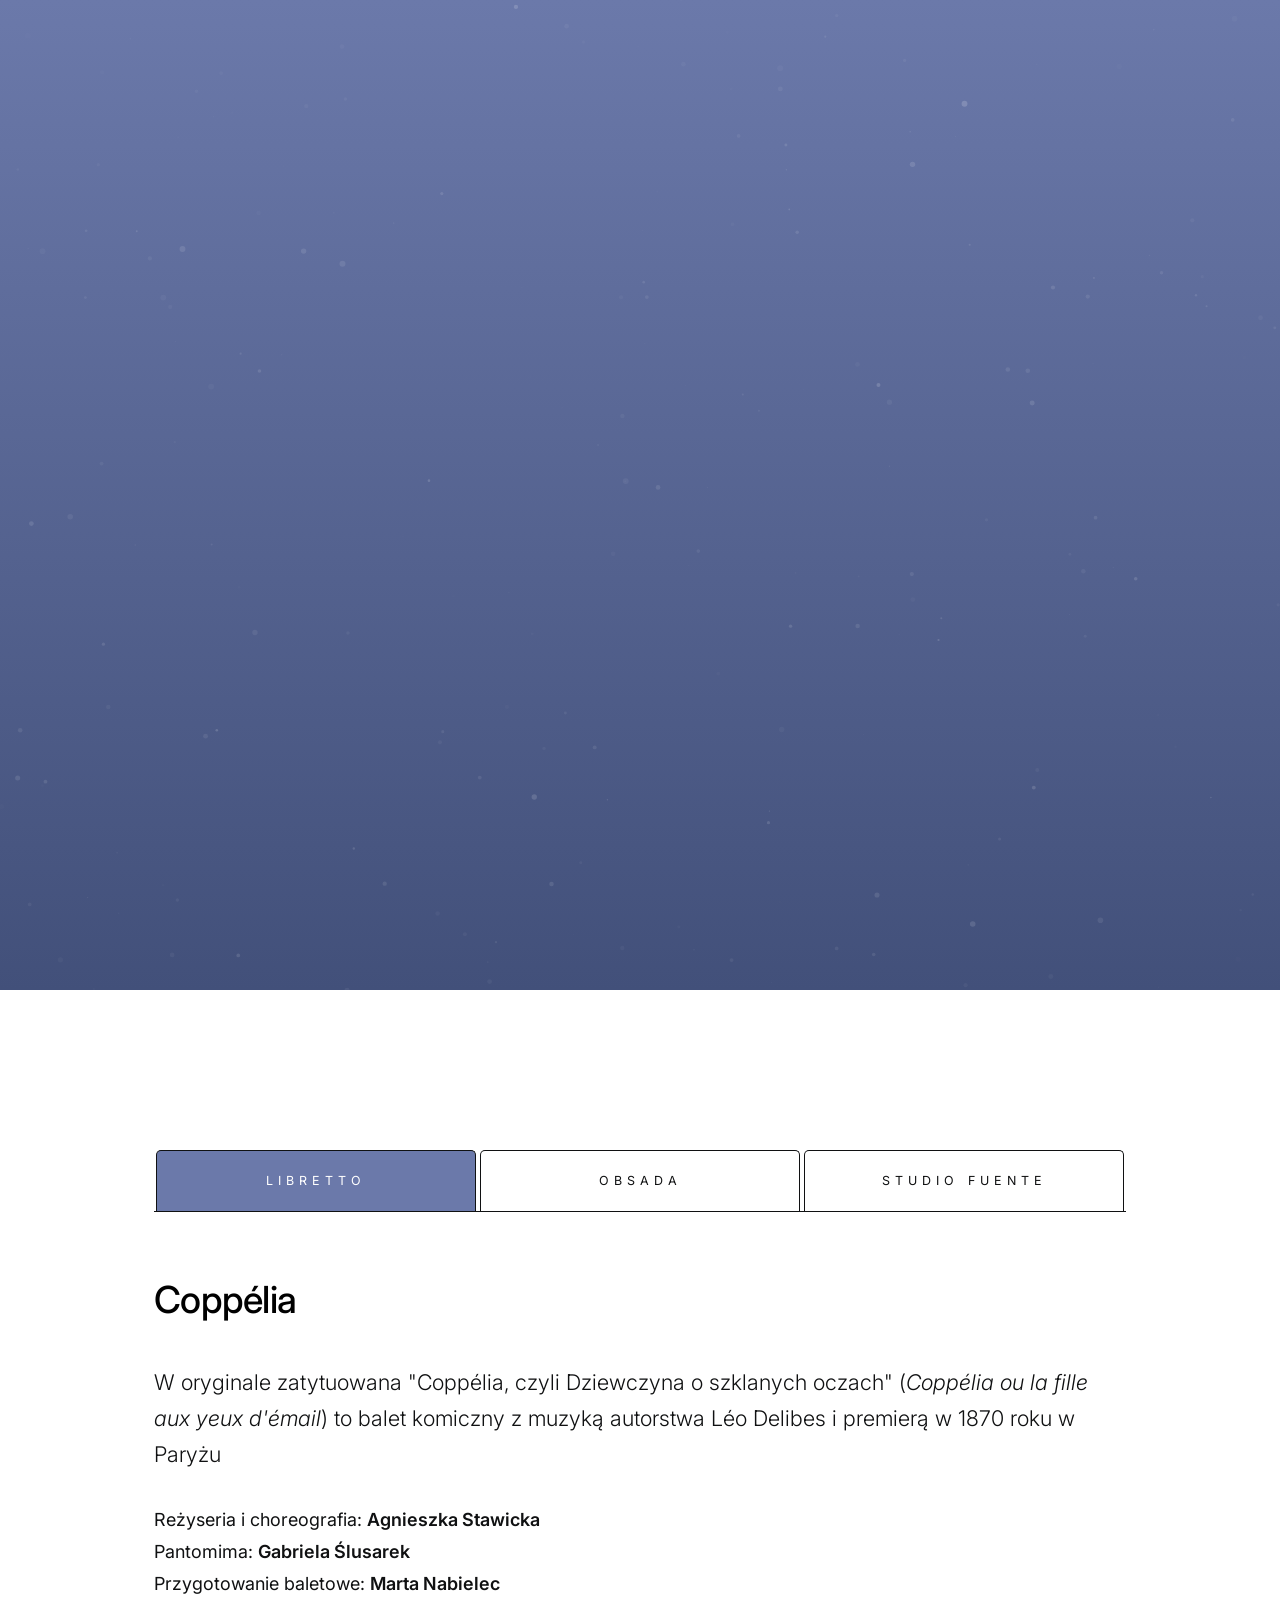
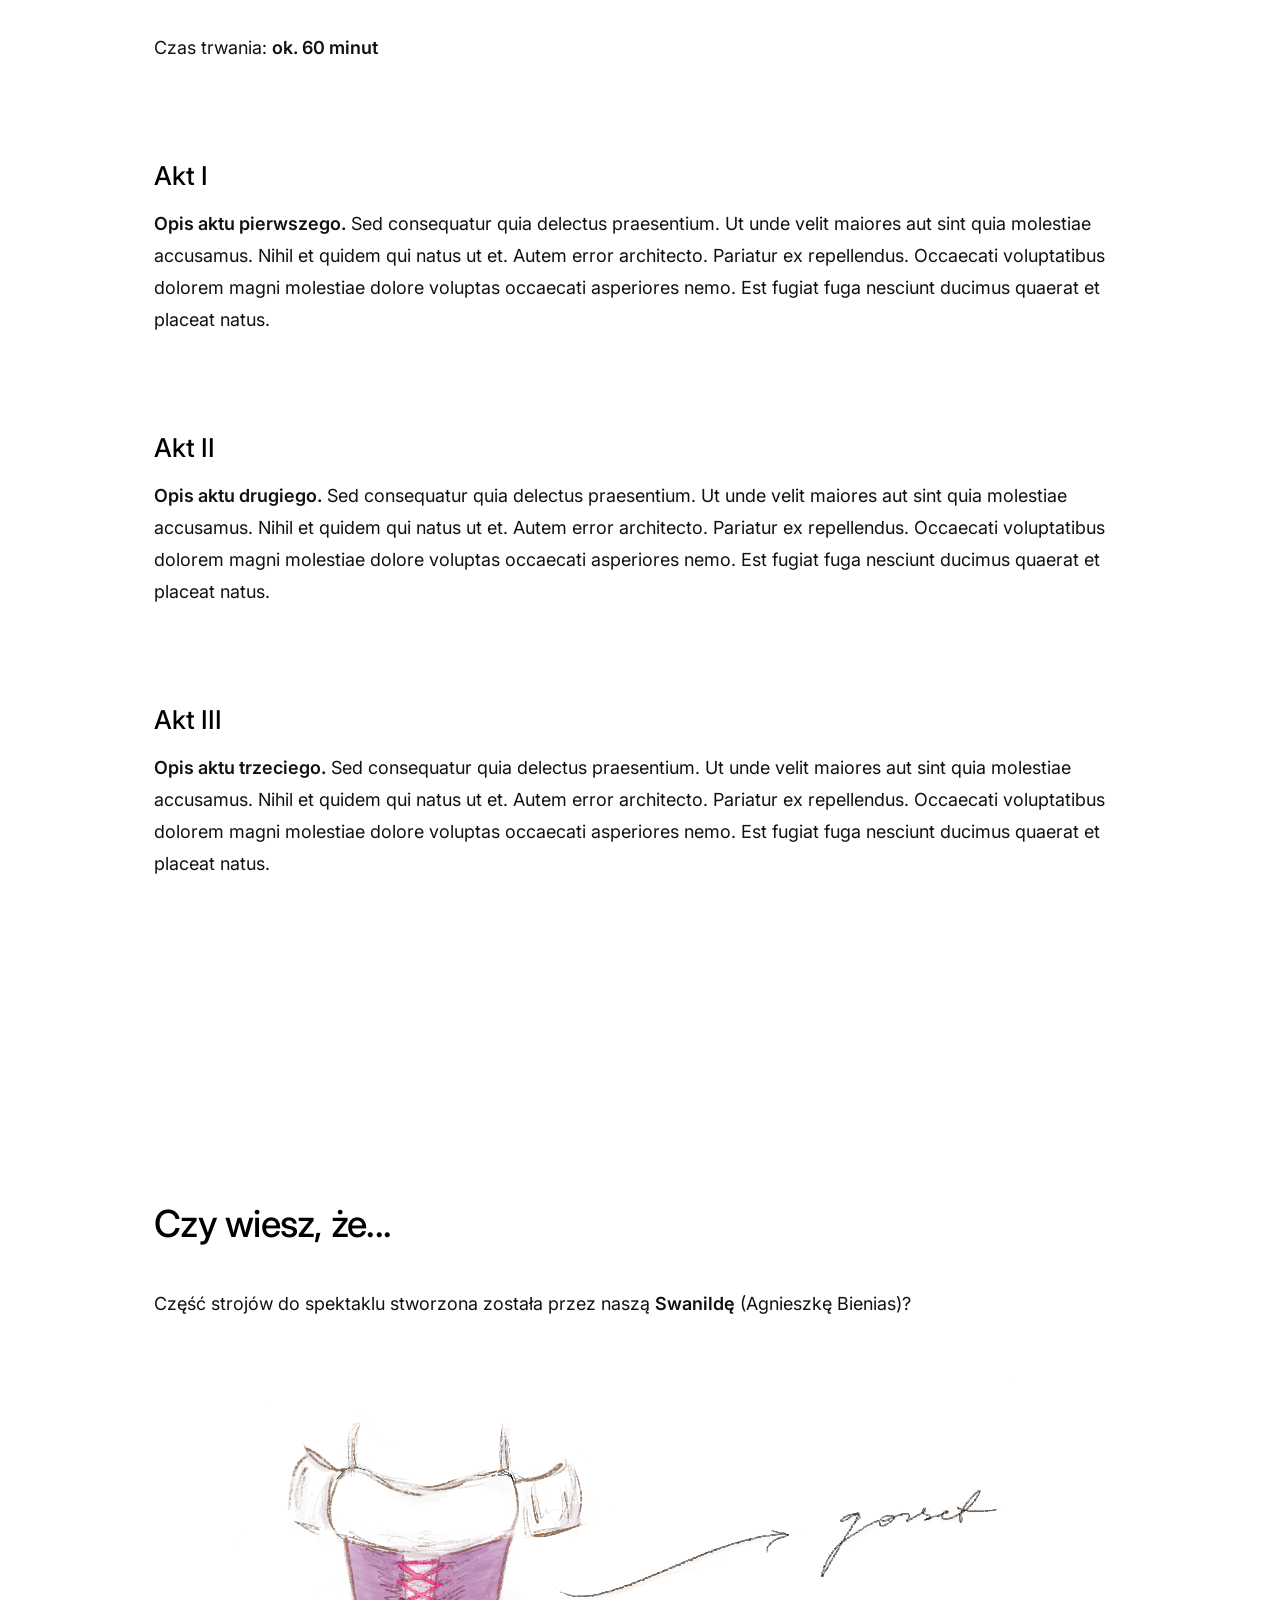
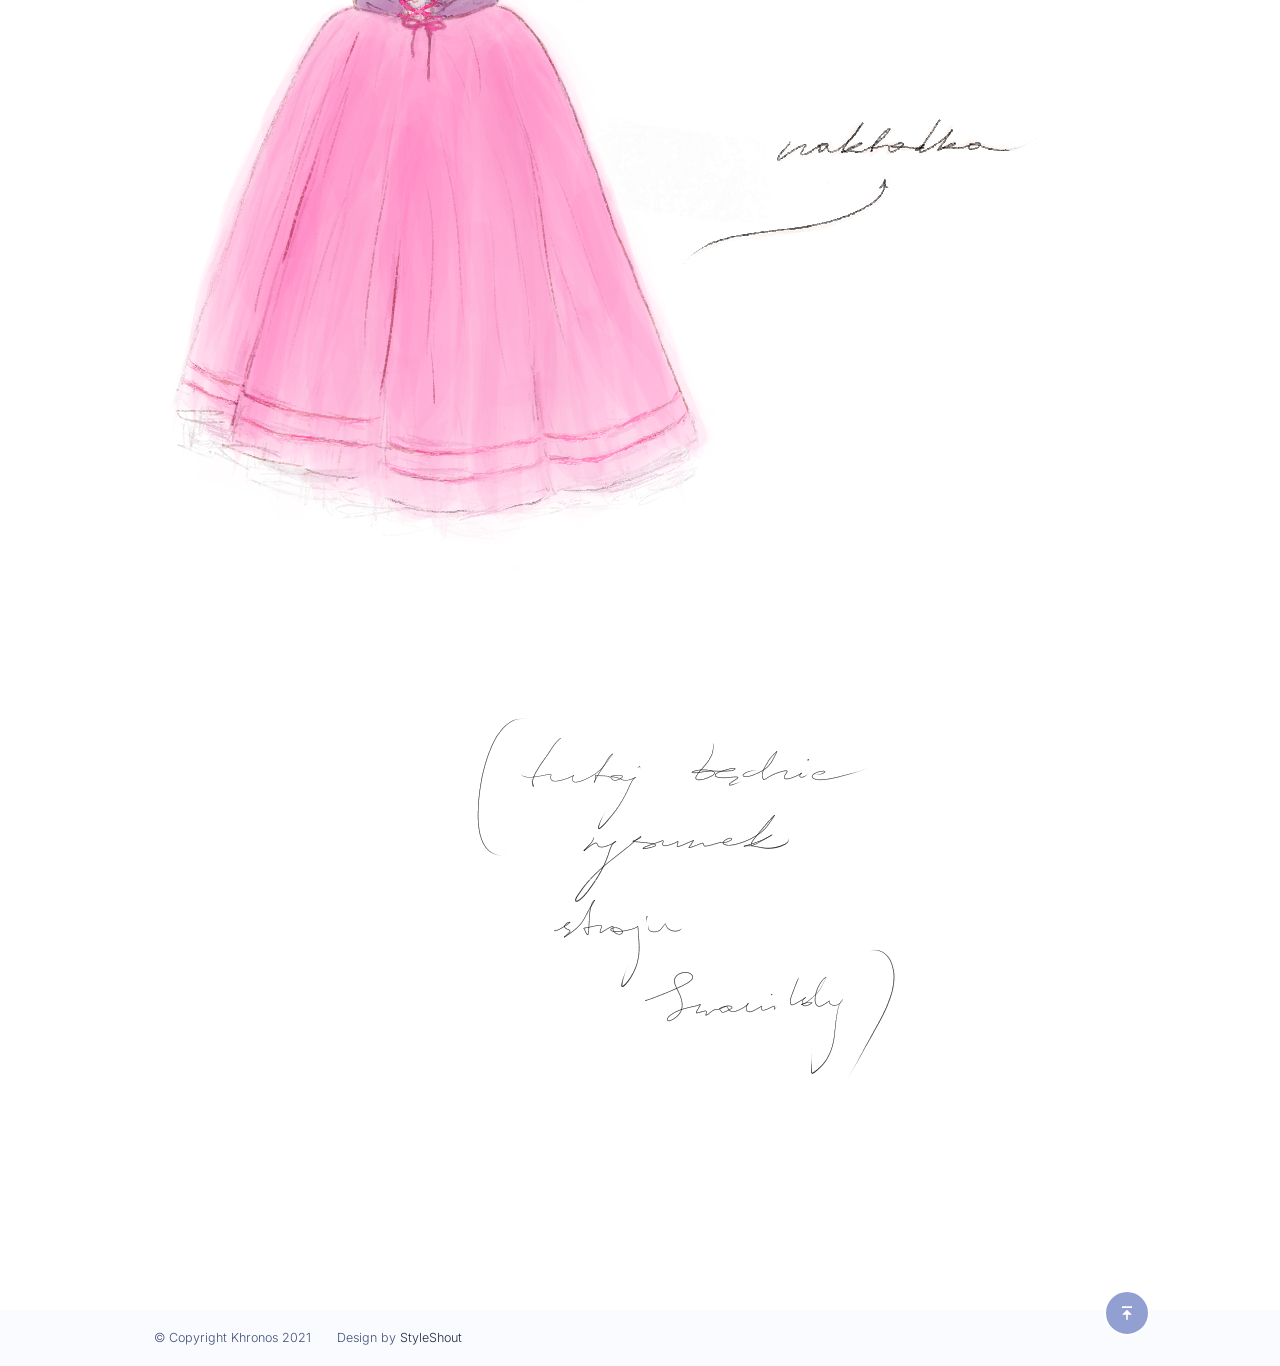
<file: index.html>
<!DOCTYPE html>
<html lang="en" class="no-js" >
<head>

    <!--- basic page needs
    ================================================== -->
    <meta charset="utf-8">
    <meta name="viewport" content="width=device-width, initial-scale=1">
    <title>Coppélia – spektakl baletowy</title>

    <script>
        document.documentElement.classList.remove('no-js');
        document.documentElement.classList.add('js');
    </script>

    <!-- CSS
    ================================================== -->
    <link rel="stylesheet" href="css/vendor.css">
    <link rel="stylesheet" href="css/styles.css">

    <!-- favicons
    ================================================== -->
    <link rel="apple-touch-icon" sizes="180x180" href="apple-touch-icon.png">
    <link rel="icon" type="image/png" sizes="32x32" href="favicon-32x32.png">
    <link rel="icon" type="image/png" sizes="16x16" href="favicon-16x16.png">
    <link rel="manifest" href="site.webmanifest">

</head>

<body id="top" class="theme-particles">


    <!-- preloader
    ================================================== -->
    <div id="preloader">
        <div id="loader"></div>
    </div>


    <!-- page wrap
    ================================================== -->
    <div class="s-pagewrap">


        <!-- # header
        ================================================== -->
        <header class="s-header">
            <div class="row s-header__content">

                <div class="s-header__logo">
                    <a class="logo" href="http://instagram.com/fuente_dance_and_choreo">
                        <img src="images/fuente.png" alt="Homepage">
                    </a>
                </div>
    
                <ul class="s-header__social">
                    <li>
                        <a href="http://instagram.com/fuente_dance_and_choreo">
                            <svg xmlns="http://www.w3.org/2000/svg" width="24" height="24" viewBox="0 0 24 24" style="fill:rgba(0, 0, 0, 1);transform:;-ms-filter:"><path d="M11.999,7.377c-2.554,0-4.623,2.07-4.623,4.623c0,2.554,2.069,4.624,4.623,4.624c2.552,0,4.623-2.07,4.623-4.624 C16.622,9.447,14.551,7.377,11.999,7.377L11.999,7.377z M11.999,15.004c-1.659,0-3.004-1.345-3.004-3.003 c0-1.659,1.345-3.003,3.004-3.003s3.002,1.344,3.002,3.003C15.001,13.659,13.658,15.004,11.999,15.004L11.999,15.004z"></path><circle cx="16.806" cy="7.207" r="1.078"></circle><path d="M20.533,6.111c-0.469-1.209-1.424-2.165-2.633-2.632c-0.699-0.263-1.438-0.404-2.186-0.42 c-0.963-0.042-1.268-0.054-3.71-0.054s-2.755,0-3.71,0.054C7.548,3.074,6.809,3.215,6.11,3.479C4.9,3.946,3.945,4.902,3.477,6.111 c-0.263,0.7-0.404,1.438-0.419,2.186c-0.043,0.962-0.056,1.267-0.056,3.71c0,2.442,0,2.753,0.056,3.71 c0.015,0.748,0.156,1.486,0.419,2.187c0.469,1.208,1.424,2.164,2.634,2.632c0.696,0.272,1.435,0.426,2.185,0.45 c0.963,0.042,1.268,0.055,3.71,0.055s2.755,0,3.71-0.055c0.747-0.015,1.486-0.157,2.186-0.419c1.209-0.469,2.164-1.424,2.633-2.633 c0.263-0.7,0.404-1.438,0.419-2.186c0.043-0.962,0.056-1.267,0.056-3.71s0-2.753-0.056-3.71C20.941,7.57,20.801,6.819,20.533,6.111z M19.315,15.643c-0.007,0.576-0.111,1.147-0.311,1.688c-0.305,0.787-0.926,1.409-1.712,1.711c-0.535,0.199-1.099,0.303-1.67,0.311 c-0.95,0.044-1.218,0.055-3.654,0.055c-2.438,0-2.687,0-3.655-0.055c-0.569-0.007-1.135-0.112-1.669-0.311 c-0.789-0.301-1.414-0.923-1.719-1.711c-0.196-0.534-0.302-1.099-0.311-1.669c-0.043-0.95-0.053-1.218-0.053-3.654 c0-2.437,0-2.686,0.053-3.655c0.007-0.576,0.111-1.146,0.311-1.687c0.305-0.789,0.93-1.41,1.719-1.712 c0.534-0.198,1.1-0.303,1.669-0.311c0.951-0.043,1.218-0.055,3.655-0.055c2.437,0,2.687,0,3.654,0.055 c0.571,0.007,1.135,0.112,1.67,0.311c0.786,0.303,1.407,0.925,1.712,1.712c0.196,0.534,0.302,1.099,0.311,1.669 c0.043,0.951,0.054,1.218,0.054,3.655c0,2.436,0,2.698-0.043,3.654H19.315z"></path></svg>
                            <span class="screen-reader-text">Instagram</span>
                        </a>
                    </li>
                </ul>

                <div class="img_seal">
                    <img src="images/wax-seal.png" alt="Wosk">
                </div>

            </div> <!-- end s-header__content -->
        </header> <!-- end s-header -->


        <!-- # intro 
        ================================================== -->
        <section id="intro" class="s-intro">

            <div id="particles-js" class="s-intro__particles"></div>

            <div class="row s-intro__content">
                <div class="column lg-16">
                    
                    <div class="counter">
                        <div class="counter__time">
                            <span class="ss-days">28.06</span>
                            <span>19:30</span>
                        </div>
                    </div>  <!-- end counter -->

                    <div class="s-intro__content-bottom">
                        <p style="color:#e6ebff"><b>Centrum Św. Jadwigi</b>, Łokietka 60, Kraków</p>
                        <a class="btn btn-stroke" href="https://www.kupbilecik.pl/imprezy/165989/Krak%C3%B3w/Zesp%C3%B3%C5%82+Fuente/">Bilety</a>
                    </div>

                    <div class="s-intro__content-bottom">
                        <h1 class="s-intro__content-title"><b>Coppélia</b> – humor, magia i taneczna finezja</h1>
                        <p>
                        <br>W <b>trzyaktowej opowieści</b> rzeczy zwyczajne nabierają niezwykłości, a to, co wydaje się prawdziwe, potrafi zaskoczyć pozorem. <br><br>
                        Na prowincjonalnym rynku pojawia się piękna, nieruchoma dziewczyna, która wzbudza niepokój i fascynację. Gdy do gry
                        wkracza zazdrość, ciekawość i odrobina szaleństwa, zaczyna się taneczna opowieść o miłości, pozorach i sile kobiecej odwagi. <br><br>
                        To <b>lekka, barwna historia</b> opowiedziana z przymrużeniem oka – za pomocą tańca i pantomimy.
                        </p>
                    </div>

                </div>

                <div class="s-intro__scroll">
<!--                     <p class="scroll-text">Więcej</p> -->
                    <a href="#info" class="smoothscroll">
                        <div class="mouse"></div>
                    </a>
                    <div class="end-top"></div>
                </div> <!-- end s-intro__scroll -->

            </div> <!-- intro__content -->

        </section> <!-- end s-intro -->


        <!-- # info
        ================================================== -->
        <section id="info" class="s-info">

            <div class="s-info__bg2"></div>

            <div class="row">
                <div class="column lg-12">

                    <nav class="tab-nav">
                        <ul class="tab-nav__list"> 
                            <li class="active" data-id="tab-about">
                                <a href="#tab-about">
                                    Libretto
                                </a>
                            </li>
                            <li>
                                <a href="#tab-services">
                                    Obsada
                                </a>
                            </li>
                            <li>
                                <a href="#tab-contact">
                                    Studio Fuente
                                </a>
                            </li>
                        </ul>
                    </nav> <!-- end tab-nav -->
        
                    <div class="tab-content">
        
                        <!-- 01 - tab about -->
                        <div id="tab-about" class='tab-content__item'>
        
                            <div class="row tab-content__item-header">
                                <div class="column">
                                    <h2>Coppélia</h2>
                                </div>
                            </div>
        
                            <div class="row">
                                <div class="column">
                                    <p class="lead">
                                     W oryginale zatytuowana "Coppélia, czyli Dziewczyna o szklanych oczach" (<i>Coppélia ou la fille aux yeux d'émail</i>) to balet komiczny z muzyką autorstwa Léo Delibes i premierą w 1870 roku w Paryżu<br></p>
                                    <p>
                                     Reżyseria i choreografia: <b>Agnieszka Stawicka</b><br>
                                     Pantomima: <b>Gabriela Ślusarek</b><br>
                                     Przygotowanie baletowe: <b>Marta Nabielec</b>
                                    </p>
                                    <p>Czas trwania: <b>ok. 60 minut</b></p>
        
                                    <div class="row">
                                        <div class="column lg-12">
                                            <h4>Akt I</h4>
                                            <p><b>Opis aktu pierwszego.</b> Sed consequatur quia delectus praesentium. Ut unde velit maiores aut sint quia molestiae accusamus. Nihil et quidem qui natus ut et. Autem error architecto. Pariatur ex repellendus. Occaecati voluptatibus dolorem magni molestiae dolore voluptas occaecati asperiores nemo. Est fugiat fuga nesciunt ducimus quaerat et placeat natus.
                                            </p>
                                        </div>

                                        <div class="column lg-12">
                                            <h4>Akt II</h4>
                                            <p><b>Opis aktu drugiego.</b> Sed consequatur quia delectus praesentium. Ut unde velit maiores aut sint quia molestiae accusamus. Nihil et quidem qui natus ut et. Autem error architecto. Pariatur ex repellendus. Occaecati voluptatibus dolorem magni molestiae dolore voluptas occaecati asperiores nemo. Est fugiat fuga nesciunt ducimus quaerat et placeat natus.
                                            </p>
                                        </div>

                                        
                                        <div class="column lg-12">
                                            <h4>Akt III</h4>
                                            <p><b>Opis aktu trzeciego.</b> Sed consequatur quia delectus praesentium. Ut unde velit maiores aut sint quia molestiae accusamus. Nihil et quidem qui natus ut et. Autem error architecto. Pariatur ex repellendus. Occaecati voluptatibus dolorem magni molestiae dolore voluptas occaecati asperiores nemo. Est fugiat fuga nesciunt ducimus quaerat et placeat natus.
                                            </p>
                                        </div>
                                    </div>
                                </div>
                            </div>
                            
                        </div> <!-- end 01 - tab about -->
        
                        <!-- 02 - tab services -->
                        <div id="tab-services" class='tab-content__item'>
        
                            <div class="row tab-content__item-header">
                                <div class="column">
                                    <h2>Tancerze Zespołu Fuente</h2>
                                </div>
                            </div>
        
                            <div class="row services-list block-lg-one-half block-md-one-half block-tab-whole">
        
                                <div class="column services-list__item">
                                    <div class="img">
                                        <img src="images/plakat.jpg" alt="Swanilda">
                                    </div>
                                    <div class="services-list__item-content">
                                        <h4 class="item-title">Agnieszka Bienias</h4>
                                        <p>Swanilda</p>
                                    </div>
                                </div>
                                
                                <div class="column services-list__item">
                                    <div class="img">
                                        <img src="images/plakat.jpg" alt="Swanilda">
                                    </div>
                                    <div class="services-list__item-content">
                                        <h4 class="item-title">Karolina Żurek</h4>
                                        <p>Coppélia</p>
                                    </div>
                                </div>

                                <div class="column services-list__item">
                                    <div class="img">
                                        <img src="images/plakat.jpg" alt="Franz">
                                    </div>
                                    <div class="services-list__item-content">
                                        <h4 class="item-title">Piotr Żyta</h4>
                                        <p>Franz</p>
                                    </div>
                                </div>

                                <div class="column services-list__item">
                                    <div class="img">
                                        <img src="images/plakat.jpg" alt="Swanilda">
                                    </div>
                                    <div class="services-list__item-content">
                                        <h4 class="item-title">Piotr Malaga</h4>
                                        <p>Coppelius</p>
                                    </div>
                                </div>
                    
                            </div> <!-- end services-list -->
                            
                        </div> <!-- end 02 - tab services -->
        
                        <!-- 03 - tab contact -->
                        <div id="tab-contact" class="tab-content__item">
        
                            <div class="row tab-content__item-header">
                                <div class="column">
                                    <h2>Fuente Dance and Choreo</h2>
                                </div>
                            </div>
        
                            <div class="row">
                                <div class="column">

                                    <p class="lead">
                                    <b>Opis studia.</b> Voluptates laborum eum quas. Pariatur impedit sit veniam est 
                                    et quasi voluptas voluptatem.
                                    </p>

                                    <p>
                                    <b>Agnieszka Stawicka</b><br>
                                    Grodzka 40, Kraków<br><br>
                                    </p>

                                    <div class="column lg-5">
                                        <a class="btn btn--primary u-fullwidth" href="https://app.fitssey.com/Fuente/frontoffice">Zapisz się na zajęcia</a>
                                    </div>
                                    <div class="row"></div>
                                    
                                </div>
                            </div>
                            
                        </div> <!-- end 03 - tab contact -->

                    </div> <!-- end tab content -->

                </div> <!-- end column -->
            </div> <!-- end row -->

        </section> <!-- end s-info -->

        <section id="stroje" class="s-info">

            <div class="s-info__bg2"></div>

            <div class="row">
                <div class="column lg-12">
        
                    <div class="tab-content">

                            <div class="row tab-content__item-header">
                                <div class="column">
                                    <h2>Czy wiesz, że...</h2>
                                </div>
                            </div>
        
                            <div class="row">
                                <div class="column">
                                    <p>
                                     Część strojów do spektaklu stworzona została przez naszą <b>Swanildę</b> (Agnieszkę Bienias)?
                                    </p>
                                </div>                               
                            </div>
                    </div>
                </div>

                <div class="img_left">
                    <img src="images/stroj.png" alt="Strój">
                </div>

                <div class="img_right">
                    <img src="images/stroj_placeholder.png" alt="Strój">
                </div> 

            </div> <!-- end row -->

        </section> <!-- end s-info -->

        
        <!-- # footer
        ================================================== -->
        <footer class="s-footer">

            <div class="row s-footer__bottom">
                <div class="column lg-12">
                    <div class="ss-copyright">
                        <span>© Copyright Khronos 2021</span> 
                        <span>Design by <a href="https://www.styleshout.com/">StyleShout</a></span>
                    </div>
                </div>

                <div class="ss-go-top">
                    <a class="smoothscroll" title="Back to Top" href="#top">
                        <svg xmlns="http://www.w3.org/2000/svg" width="24" height="24" viewBox="0 0 24 24" style="fill:rgba(0, 0, 0, 1);transform:;-ms-filter:"><path d="M6 4H18V6H6zM11 14L11 20 13 20 13 14 18 14 12 8 6 14z"></path></svg>
                     </a>
                </div>
            </div> <!--end s-footer__bottom -->

        </footer> <!--end s-footer -->

    </div> <!-- end pagewrap -->


    <!-- Java Script
    ================================================== -->
    <script src="js/plugins.js"></script>
    <script src="js/main.js"></script>
    <script src="js/particles.min.js"></script>
    <script src="js/particle-settings.js"></script>

</body>
</html>
</file>
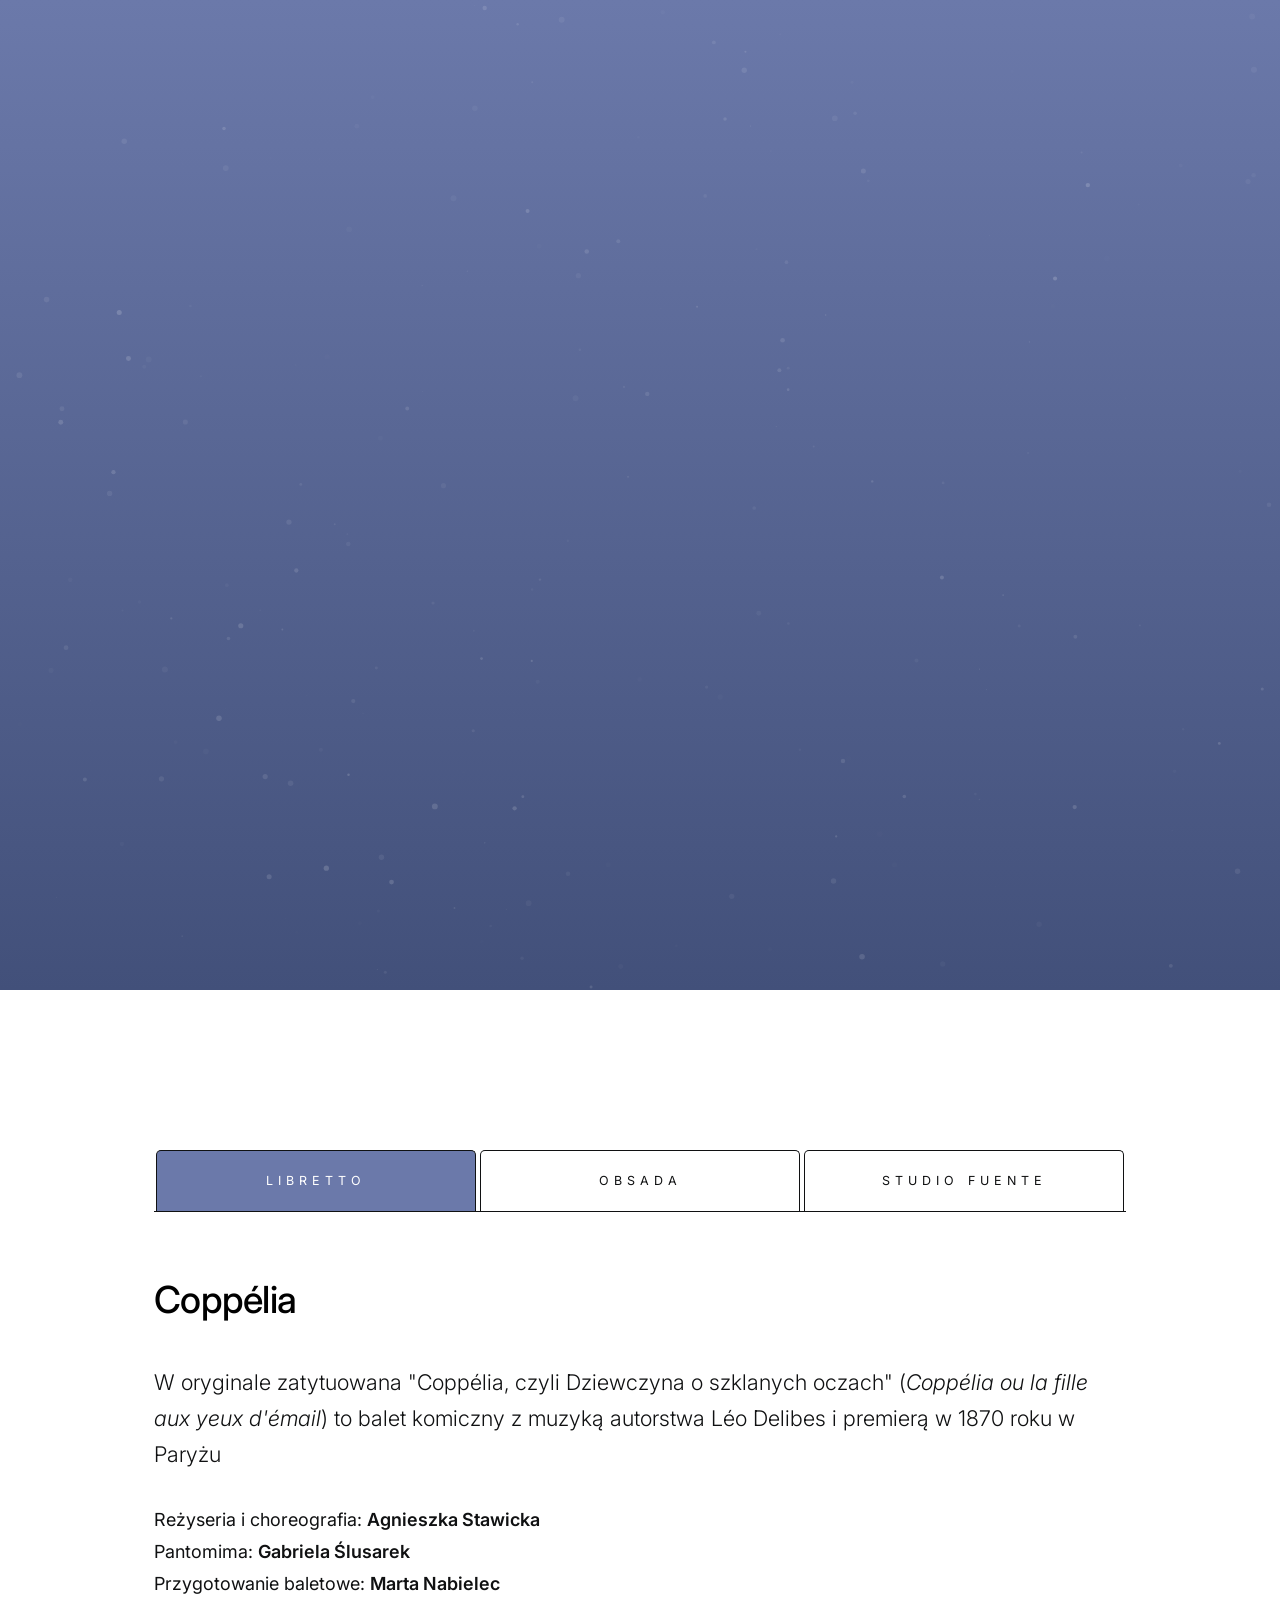
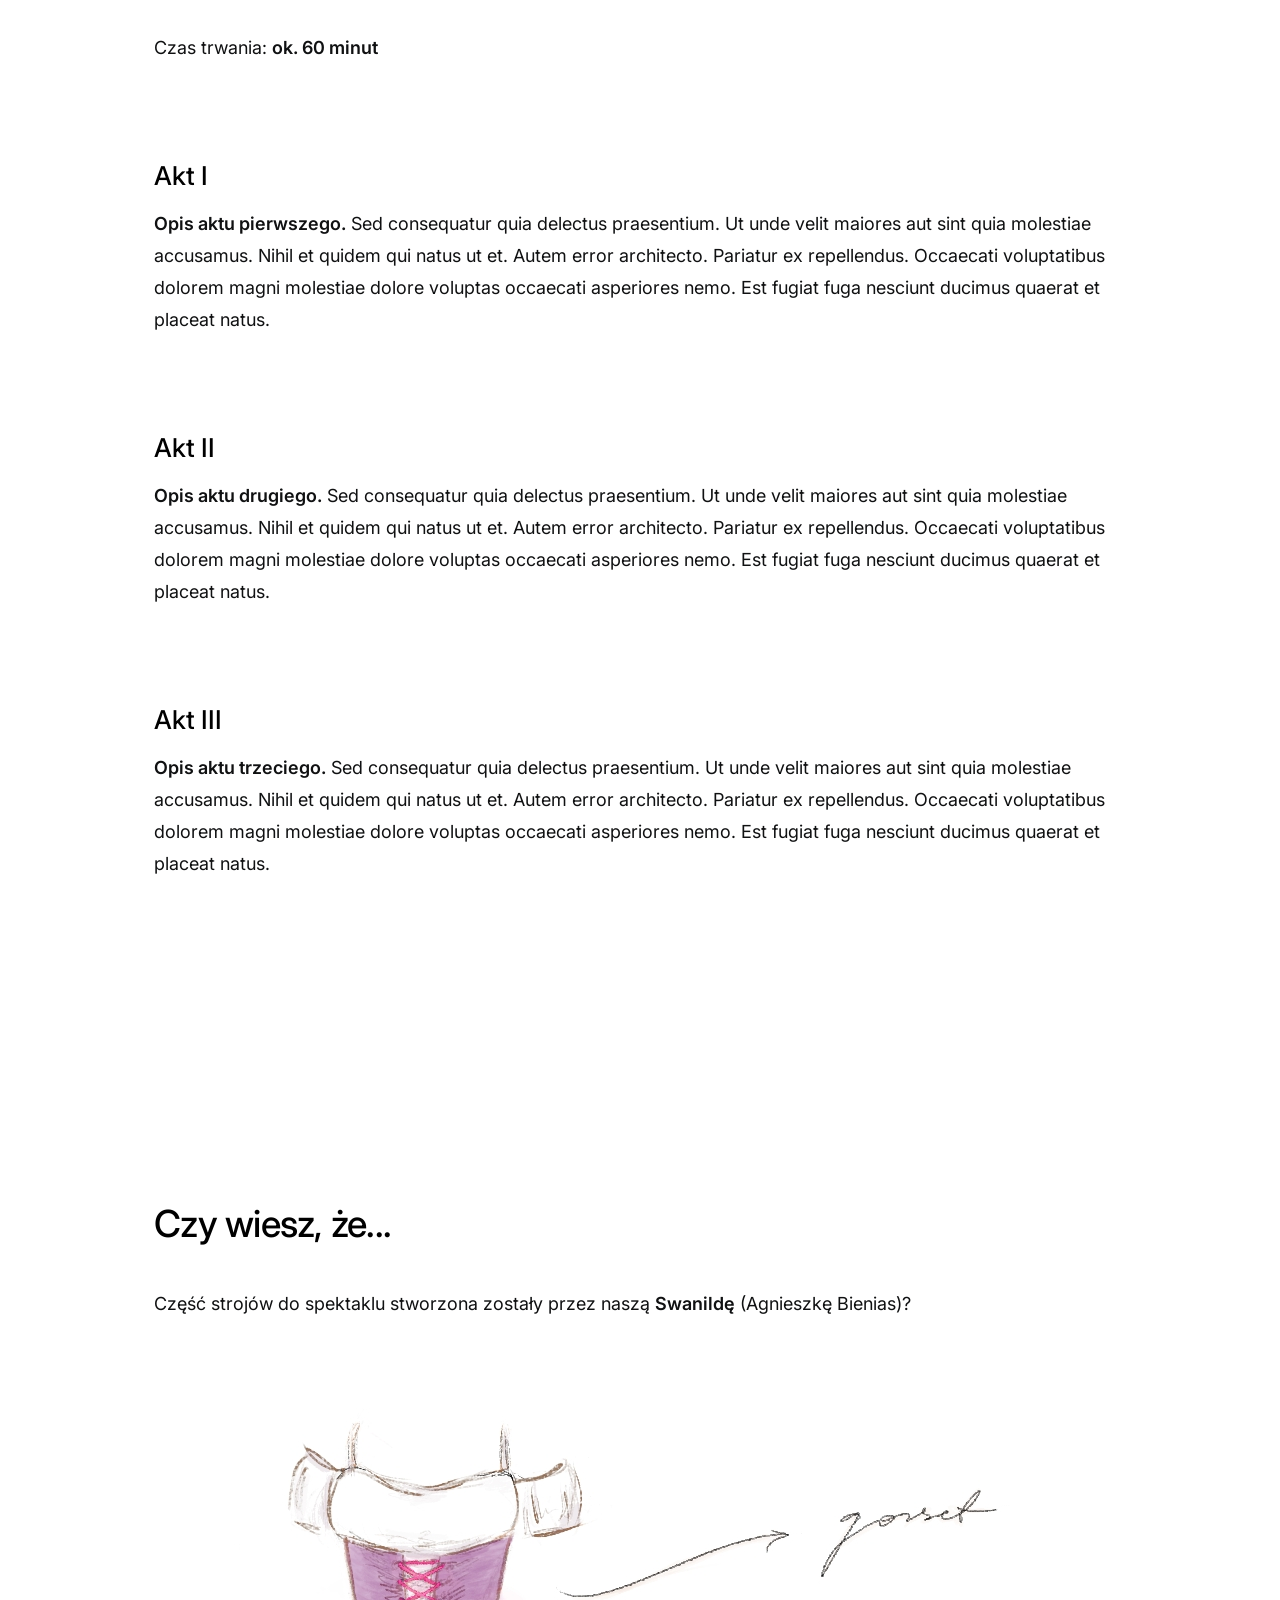
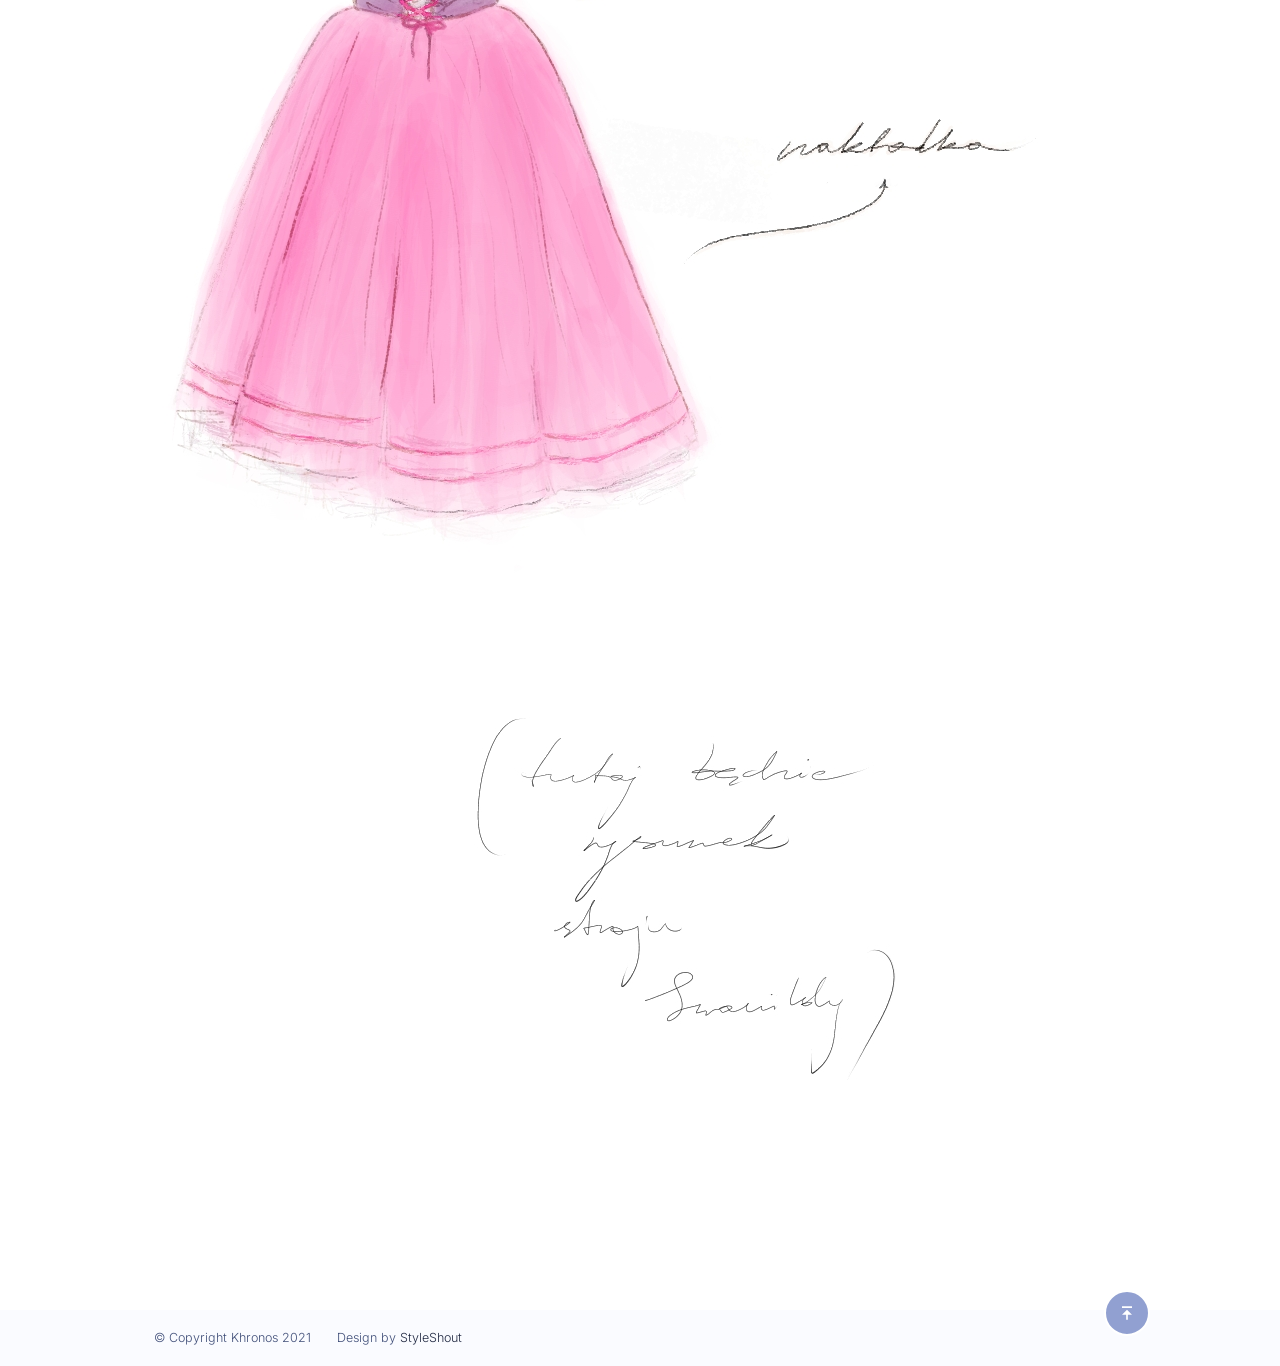
<file: coppelia.html>
<!DOCTYPE html>
<html lang="en" class="no-js" >
<head>

    <!--- basic page needs
    ================================================== -->
    <meta charset="utf-8">
    <meta name="viewport" content="width=device-width, initial-scale=1">
    <title>Coppélia – spektakl baletowy</title>

    <script>
        document.documentElement.classList.remove('no-js');
        document.documentElement.classList.add('js');
    </script>

    <!-- CSS
    ================================================== -->
    <link rel="stylesheet" href="css/vendor.css">
    <link rel="stylesheet" href="css/styles.css">

    <!-- favicons
    ================================================== -->
    <link rel="apple-touch-icon" sizes="180x180" href="apple-touch-icon.png">
    <link rel="icon" type="image/png" sizes="32x32" href="favicon-32x32.png">
    <link rel="icon" type="image/png" sizes="16x16" href="favicon-16x16.png">
    <link rel="manifest" href="site.webmanifest">

</head>

<body id="top" class="theme-particles">


    <!-- preloader
    ================================================== -->
    <div id="preloader">
        <div id="loader"></div>
    </div>


    <!-- page wrap
    ================================================== -->
    <div class="s-pagewrap">


        <!-- # header
        ================================================== -->
        <header class="s-header">
            <div class="row s-header__content">

                <div class="s-header__logo">
                    <a class="logo" href="http://instagram.com/fuente_dance_and_choreo">
                        <img src="images/fuente.png" alt="Homepage">
                    </a>
                </div>
    
                <ul class="s-header__social">
                    <li>
                        <a href="http://instagram.com/fuente_dance_and_choreo">
                            <svg xmlns="http://www.w3.org/2000/svg" width="24" height="24" viewBox="0 0 24 24" style="fill:rgba(0, 0, 0, 1);transform:;-ms-filter:"><path d="M11.999,7.377c-2.554,0-4.623,2.07-4.623,4.623c0,2.554,2.069,4.624,4.623,4.624c2.552,0,4.623-2.07,4.623-4.624 C16.622,9.447,14.551,7.377,11.999,7.377L11.999,7.377z M11.999,15.004c-1.659,0-3.004-1.345-3.004-3.003 c0-1.659,1.345-3.003,3.004-3.003s3.002,1.344,3.002,3.003C15.001,13.659,13.658,15.004,11.999,15.004L11.999,15.004z"></path><circle cx="16.806" cy="7.207" r="1.078"></circle><path d="M20.533,6.111c-0.469-1.209-1.424-2.165-2.633-2.632c-0.699-0.263-1.438-0.404-2.186-0.42 c-0.963-0.042-1.268-0.054-3.71-0.054s-2.755,0-3.71,0.054C7.548,3.074,6.809,3.215,6.11,3.479C4.9,3.946,3.945,4.902,3.477,6.111 c-0.263,0.7-0.404,1.438-0.419,2.186c-0.043,0.962-0.056,1.267-0.056,3.71c0,2.442,0,2.753,0.056,3.71 c0.015,0.748,0.156,1.486,0.419,2.187c0.469,1.208,1.424,2.164,2.634,2.632c0.696,0.272,1.435,0.426,2.185,0.45 c0.963,0.042,1.268,0.055,3.71,0.055s2.755,0,3.71-0.055c0.747-0.015,1.486-0.157,2.186-0.419c1.209-0.469,2.164-1.424,2.633-2.633 c0.263-0.7,0.404-1.438,0.419-2.186c0.043-0.962,0.056-1.267,0.056-3.71s0-2.753-0.056-3.71C20.941,7.57,20.801,6.819,20.533,6.111z M19.315,15.643c-0.007,0.576-0.111,1.147-0.311,1.688c-0.305,0.787-0.926,1.409-1.712,1.711c-0.535,0.199-1.099,0.303-1.67,0.311 c-0.95,0.044-1.218,0.055-3.654,0.055c-2.438,0-2.687,0-3.655-0.055c-0.569-0.007-1.135-0.112-1.669-0.311 c-0.789-0.301-1.414-0.923-1.719-1.711c-0.196-0.534-0.302-1.099-0.311-1.669c-0.043-0.95-0.053-1.218-0.053-3.654 c0-2.437,0-2.686,0.053-3.655c0.007-0.576,0.111-1.146,0.311-1.687c0.305-0.789,0.93-1.41,1.719-1.712 c0.534-0.198,1.1-0.303,1.669-0.311c0.951-0.043,1.218-0.055,3.655-0.055c2.437,0,2.687,0,3.654,0.055 c0.571,0.007,1.135,0.112,1.67,0.311c0.786,0.303,1.407,0.925,1.712,1.712c0.196,0.534,0.302,1.099,0.311,1.669 c0.043,0.951,0.054,1.218,0.054,3.655c0,2.436,0,2.698-0.043,3.654H19.315z"></path></svg>
                            <span class="screen-reader-text">Instagram</span>
                        </a>
                    </li>
                </ul>

                <div class="img_seal">
                    <img src="images/wax-seal.png" alt="Wosk">
                </div>

            </div> <!-- end s-header__content -->
        </header> <!-- end s-header -->


        <!-- # intro 
        ================================================== -->
        <section id="intro" class="s-intro">

            <div id="particles-js" class="s-intro__particles"></div>

            <div class="row s-intro__content">
                <div class="column lg-16">
                    
                    <div class="counter">
                        <div class="counter__time">
                            <span class="ss-days">28.06</span>
                            <span>19:30</span>
                        </div>
                    </div>  <!-- end counter -->

                    <div class="s-intro__content-bottom">
                        <p style="color:#e6ebff"><b>Centrum Św. Jadwigi</b>, Łokietka 60, Kraków</p>
                        <a class="btn btn-stroke" href="https://www.kupbilecik.pl/imprezy/165989/Krak%C3%B3w/Zesp%C3%B3%C5%82+Fuente/">Bilety</a>
                    </div>

                    <div class="s-intro__content-bottom">
                        <h1 class="s-intro__content-title"><b>Coppélia</b> – humor, magia i taneczna finezja</h1>
                        <p>
                        <br>W <b>trzyaktowej opowieści</b> rzeczy zwyczajne nabierają niezwykłości, a to, co wydaje się prawdziwe, potrafi zaskoczyć pozorem.<br><br>
                        Na prowincjonalnym rynku pojawia się piękna, nieruchoma dziewczyna, która wzbudza niepokój i fascynację.<br>Gdy do gry
                        wkracza zazdrość, ciekawość i odrobina szaleństwa, zaczyna się taneczna opowieść o miłości, pozorach<br>i sile kobiecej odwagi.<br><br>
                        To <b>lekka, barwna historia</b> opowiedziana z przymrużeniem oka – za pomocą tańca i pantomimy.
                        </p>
                    </div>

                </div>

                <div class="s-intro__scroll">
<!--                     <p class="scroll-text">Więcej</p> -->
                    <a href="#info" class="smoothscroll">
                        <div class="mouse"></div>
                    </a>
                    <div class="end-top"></div>
                </div> <!-- end s-intro__scroll -->

            </div> <!-- intro__content -->

        </section> <!-- end s-intro -->


        <!-- # info
        ================================================== -->
        <section id="info" class="s-info">

            <div class="s-info__bg2"></div>

            <div class="row">
                <div class="column lg-12">

                    <nav class="tab-nav">
                        <ul class="tab-nav__list"> 
                            <li class="active" data-id="tab-about">
                                <a href="#tab-about">
                                    Libretto
                                </a>
                            </li>
                            <li>
                                <a href="#tab-services">
                                    Obsada
                                </a>
                            </li>
                            <li>
                                <a href="#tab-contact">
                                    Studio Fuente
                                </a>
                            </li>
                        </ul>
                    </nav> <!-- end tab-nav -->
        
                    <div class="tab-content">
        
                        <!-- 01 - tab about -->
                        <div id="tab-about" class='tab-content__item'>
        
                            <div class="row tab-content__item-header">
                                <div class="column">
                                    <h2>Coppélia</h2>
                                </div>
                            </div>
        
                            <div class="row">
                                <div class="column">
                                    <p class="lead">
                                     W oryginale zatytuowana "Coppélia, czyli Dziewczyna o szklanych oczach" (<i>Coppélia ou la fille aux yeux d'émail</i>) to balet komiczny z muzyką autorstwa Léo Delibes i premierą w 1870 roku w Paryżu<br></p>
                                    <p>
                                     Reżyseria i choreografia: <b>Agnieszka Stawicka</b><br>
                                     Pantomima: <b>Gabriela Ślusarek</b><br>
                                     Przygotowanie baletowe: <b>Marta Nabielec</b>
                                    </p>
                                    <p>Czas trwania: <b>ok. 60 minut</b></p>
        
                                    <div class="row">
                                        <div class="column lg-12">
                                            <h4>Akt I</h4>
                                            <p><b>Opis aktu pierwszego.</b> Sed consequatur quia delectus praesentium. Ut unde velit maiores aut sint quia molestiae accusamus. Nihil et quidem qui natus ut et. Autem error architecto. Pariatur ex repellendus. Occaecati voluptatibus dolorem magni molestiae dolore voluptas occaecati asperiores nemo. Est fugiat fuga nesciunt ducimus quaerat et placeat natus.
                                            </p>
                                        </div>

                                        <div class="column lg-12">
                                            <h4>Akt II</h4>
                                            <p><b>Opis aktu drugiego.</b> Sed consequatur quia delectus praesentium. Ut unde velit maiores aut sint quia molestiae accusamus. Nihil et quidem qui natus ut et. Autem error architecto. Pariatur ex repellendus. Occaecati voluptatibus dolorem magni molestiae dolore voluptas occaecati asperiores nemo. Est fugiat fuga nesciunt ducimus quaerat et placeat natus.
                                            </p>
                                        </div>

                                        
                                        <div class="column lg-12">
                                            <h4>Akt III</h4>
                                            <p><b>Opis aktu trzeciego.</b> Sed consequatur quia delectus praesentium. Ut unde velit maiores aut sint quia molestiae accusamus. Nihil et quidem qui natus ut et. Autem error architecto. Pariatur ex repellendus. Occaecati voluptatibus dolorem magni molestiae dolore voluptas occaecati asperiores nemo. Est fugiat fuga nesciunt ducimus quaerat et placeat natus.
                                            </p>
                                        </div>
                                    </div>
                                </div>
                            </div>
                            
                        </div> <!-- end 01 - tab about -->
        
                        <!-- 02 - tab services -->
                        <div id="tab-services" class='tab-content__item'>
        
                            <div class="row tab-content__item-header">
                                <div class="column">
                                    <h2>Tancerze Zespołu Fuente</h2>
                                </div>
                            </div>
        
                            <div class="row services-list block-lg-one-half block-md-one-half block-tab-whole">
        
                                <div class="column services-list__item">
                                    <div class="img">
                                        <img src="images/plakat.jpg" alt="Swanilda">
                                    </div>
                                    <div class="services-list__item-content">
                                        <h4 class="item-title">Agnieszka Bienias</h4>
                                        <p>Swanilda</p>
                                    </div>
                                </div>
                                
                                <div class="column services-list__item">
                                    <div class="img">
                                        <img src="images/plakat.jpg" alt="Swanilda">
                                    </div>
                                    <div class="services-list__item-content">
                                        <h4 class="item-title">Karolina Żurek</h4>
                                        <p>Coppélia</p>
                                    </div>
                                </div>

                                <div class="column services-list__item">
                                    <div class="img">
                                        <img src="images/plakat.jpg" alt="Franz">
                                    </div>
                                    <div class="services-list__item-content">
                                        <h4 class="item-title">Piotr Żyta</h4>
                                        <p>Franz</p>
                                    </div>
                                </div>

                                <div class="column services-list__item">
                                    <div class="img">
                                        <img src="images/plakat.jpg" alt="Swanilda">
                                    </div>
                                    <div class="services-list__item-content">
                                        <h4 class="item-title">Piotr Malaga</h4>
                                        <p>Coppelius</p>
                                    </div>
                                </div>
                    
                            </div> <!-- end services-list -->
                            
                        </div> <!-- end 02 - tab services -->
        
                        <!-- 03 - tab contact -->
                        <div id="tab-contact" class="tab-content__item">
        
                            <div class="row tab-content__item-header">
                                <div class="column">
                                    <h2>Fuente Dance and Choreo</h2>
                                </div>
                            </div>
        
                            <div class="row">
                                <div class="column">

                                    <p class="lead">
                                    <b>Opis studia.</b> Voluptates laborum eum quas. Pariatur impedit sit veniam est 
                                    et quasi voluptas voluptatem.
                                    </p>

                                    <p>
                                    <b>Agnieszka Stawicka</b><br>
                                    Grodzka 40, Kraków<br><br>
                                    </p>

                                    <div class="column lg-5">
                                        <a class="btn btn--primary u-fullwidth" href="https://app.fitssey.com/Fuente/frontoffice">Zapisz się na zajęcia</a>
                                    </div>
                                    <div class="row"></div>
                                    
                                </div>
                            </div>
                            
                        </div> <!-- end 03 - tab contact -->

                    </div> <!-- end tab content -->

                </div> <!-- end column -->
            </div> <!-- end row -->

        </section> <!-- end s-info -->

        <section id="stroje" class="s-info">

            <div class="s-info__bg2"></div>

            <div class="row">
                <div class="column lg-12">
        
                    <div class="tab-content">

                            <div class="row tab-content__item-header">
                                <div class="column">
                                    <h2>Czy wiesz, że...</h2>
                                </div>
                            </div>
        
                            <div class="row">
                                <div class="column">
                                    <p>
                                     Część strojów do spektaklu stworzona zostały przez naszą <b>Swanildę</b> (Agnieszkę Bienias)?
                                    </p>
                                </div>                               
                            </div>
                            
                    </div>

                </div>

                <div class="img_left">
                    <img src="images/stroj.jpg" alt="Strój">
                </div>

                <div class="img_right">
                    <img src="images/stroj_placeholder.jpg" alt="Strój">
                </div> 

            </div> <!-- end row -->

        </section> <!-- end s-info -->

        
        <!-- # footer
        ================================================== -->
        <footer class="s-footer">

            <div class="row s-footer__bottom">
                <div class="column lg-12">
                    <div class="ss-copyright">
                        <span>© Copyright Khronos 2021</span> 
                        <span>Design by <a href="https://www.styleshout.com/">StyleShout</a></span>
                    </div>
                </div>

                <div class="ss-go-top">
                    <a class="smoothscroll" title="Back to Top" href="#top">
                        <svg xmlns="http://www.w3.org/2000/svg" width="24" height="24" viewBox="0 0 24 24" style="fill:rgba(0, 0, 0, 1);transform:;-ms-filter:"><path d="M6 4H18V6H6zM11 14L11 20 13 20 13 14 18 14 12 8 6 14z"></path></svg>
                     </a>
                </div>
            </div> <!--end s-footer__bottom -->

        </footer> <!--end s-footer -->

    </div> <!-- end pagewrap -->


    <!-- Java Script
    ================================================== -->
    <script src="js/plugins.js"></script>
    <script src="js/main.js"></script>
    <script src="js/particles.min.js"></script>
    <script src="js/particle-settings.js"></script>

</body>
</html>
</file>
<file: css/vendor.css>
/* ===================================================================
 * Khronos Third-party Stylesheets
 * Template Ver. 2.0.0
 * 07-03-2021
 * -------------------------------------------------------------------
 *
 * TOC:
 * # PrismJS
 * # Swiper
 *
 * ------------------------------------------------------------------- */


/* ===================================================================
 * # PrismJS 1.20.0
 *   https://prismjs.com/download.html#themes=prism-okaidia&languages=markup+css+clike+javascript+markup-templating+php 
 *   
 *   okaidia theme for JavaScript, CSS and HTML
 *   Loosely based on Monokai textmate theme by http://www.monokai.nl/
 *   @author ocodia
 * ------------------------------------------------------------------- */
code[class*="language-"],
pre[class*="language-"] {
    color           : #f8f8f2;
    background      : none;
    text-shadow     : 0 1px rgba(0, 0, 0, 0.3);
    font-family     : var(--font-mono);
    font-size       : calc(var(--text-size) * 0.9444);
    text-align      : left;
    white-space     : pre;
    word-spacing    : normal;
    word-break      : normal;
    word-wrap       : normal;
    line-height     : var(--vspace-1);
    -moz-tab-size   : 4;
    -o-tab-size     : 4;
    tab-size        : 4;
    -webkit-hyphens : none;
    -moz-hyphens    : none;
    -ms-hyphens     : none;
    hyphens         : none;
}

/* Code blocks */
pre[class*="language-"] {
    padding  : var(--vspace-0_5) 0 var(--vspace-1);
    margin   : var(--vspace-1) 0;
    overflow : auto;
}

:not(pre)>code[class*="language-"],
pre[class*="language-"] {
    background : #272822;
}

/* Inline code */
:not(pre)>code[class*="language-"] {
    padding     : .1em;
    white-space : normal;
}

.token.comment,
.token.prolog,
.token.doctype,
.token.cdata {
    color : slategray;
}

.token.punctuation {
    color : #f8f8f2;
}

.token.namespace {
    opacity : .7;
}

.token.property,
.token.tag,
.token.constant,
.token.symbol,
.token.deleted {
    color : #f92672;
}

.token.boolean,
.token.number {
    color : #ae81ff;
}

.token.selector,
.token.attr-name,
.token.string,
.token.char,
.token.builtin,
.token.inserted {
    color : #a6e22e;
}

.token.operator,
.token.entity,
.token.url,
.language-css .token.string,
.style .token.string,
.token.variable {
    color : #f8f8f2;
}

.token.atrule,
.token.attr-value,
.token.function,
.token.class-name {
    color : #e6db74;
}

.token.keyword {
    color : #66d9ef;
}

.token.regex,
.token.important {
    color : #fd971f;
}

.token.important,
.token.bold {
    font-weight : bold;
}

.token.italic {
    font-style : italic;
}

.token.entity {
    cursor : help;
}



/* ===================================================================
 * # Swiper 6.4.5
 *   Most modern mobile touch slider and framework with hardware accelerated transitions
 *   https://swiperjs.com
 *
 *   Copyright 2014-2020 Vladimir Kharlampidi
 *
 *   Released under the MIT License
 *
 *   Released on: December 18, 2020
 * ------------------------------------------------------------------- */
@font-face {
    font-family : "swiper-icons";
    src         : url("data:application/font-woff;charset=utf-8;base64, [base64]//wADZ2x5ZgAAAywAAADMAAAD2MHtryVoZWFkAAABbAAAADAAAAA2E2+eoWhoZWEAAAGcAAAAHwAAACQC9gDzaG10eAAAAigAAAAZAAAArgJkABFsb2NhAAAC0AAAAFoAAABaFQAUGG1heHAAAAG8AAAAHwAAACAAcABAbmFtZQAAA/gAAAE5AAACXvFdBwlwb3N0AAAFNAAAAGIAAACE5s74hXjaY2BkYGAAYpf5Hu/j+W2+MnAzMYDAzaX6QjD6/4//Bxj5GA8AuRwMYGkAPywL13jaY2BkYGA88P8Agx4j+/8fQDYfA1AEBWgDAIB2BOoAeNpjYGRgYNBh4GdgYgABEMnIABJzYNADCQAACWgAsQB42mNgYfzCOIGBlYGB0YcxjYGBwR1Kf2WQZGhhYGBiYGVmgAFGBiQQkOaawtDAoMBQxXjg/wEGPcYDDA4wNUA2CCgwsAAAO4EL6gAAeNpj2M0gyAACqxgGNWBkZ2D4/wMA+xkDdgAAAHjaY2BgYGaAYBkGRgYQiAHyGMF8FgYHIM3DwMHABGQrMOgyWDLEM1T9/w8UBfEMgLzE////P/5//f/V/xv+r4eaAAeMbAxwIUYmIMHEgKYAYjUcsDAwsLKxc3BycfPw8jEQA/[base64]/uznmfPFBNODM2K7MTQ45YEAZqGP81AmGGcF3iPqOop0r1SPTaTbVkfUe4HXj97wYE+yNwWYxwWu4v1ugWHgo3S1XdZEVqWM7ET0cfnLGxWfkgR42o2PvWrDMBSFj/IHLaF0zKjRgdiVMwScNRAoWUoH78Y2icB/yIY09An6AH2Bdu/UB+yxopYshQiEvnvu0dURgDt8QeC8PDw7Fpji3fEA4z/PEJ6YOB5hKh4dj3EvXhxPqH/SKUY3rJ7srZ4FZnh1PMAtPhwP6fl2PMJMPDgeQ4rY8YT6Gzao0eAEA409DuggmTnFnOcSCiEiLMgxCiTI6Cq5DZUd3Qmp10vO0LaLTd2cjN4fOumlc7lUYbSQcZFkutRG7g6JKZKy0RmdLY680CDnEJ+UMkpFFe1RN7nxdVpXrC4aTtnaurOnYercZg2YVmLN/d/gczfEimrE/fs/bOuq29Zmn8tloORaXgZgGa78yO9/cnXm2BpaGvq25Dv9S4E9+5SIc9PqupJKhYFSSl47+Qcr1mYNAAAAeNptw0cKwkAAAMDZJA8Q7OUJvkLsPfZ6zFVERPy8qHh2YER+3i/BP83vIBLLySsoKimrqKqpa2hp6+jq6RsYGhmbmJqZSy0sraxtbO3sHRydnEMU4uR6yx7JJXveP7WrDycAAAAAAAH//wACeNpjYGRgYOABYhkgZgJCZgZNBkYGLQZtIJsFLMYAAAw3ALgAeNolizEKgDAQBCchRbC2sFER0YD6qVQiBCv/H9ezGI6Z5XBAw8CBK/m5iQQVauVbXLnOrMZv2oLdKFa8Pjuru2hJzGabmOSLzNMzvutpB3N42mNgZGBg4GKQYzBhYMxJLMlj4GBgAYow/P/PAJJhLM6sSoWKfWCAAwDAjgbRAAB42mNgYGBkAIIbCZo5IPrmUn0hGA0AO8EFTQAA") format("woff");
    font-weight : 400;
    font-style  : normal;
}

:root {
    --swiper-theme-color : #007aff;
}

.swiper-container {
    margin-left  : auto;
    margin-right : auto;
    position     : relative;
    overflow     : hidden;
    list-style   : none;
    padding      : 0;
    /* Fix of Webkit flickering */
    z-index      : 1;
}

.swiper-container-vertical>.swiper-wrapper {
    flex-direction : column;
}

.swiper-wrapper {
    position            : relative;
    width               : 100%;
    height              : 100%;
    z-index             : 1;
    display             : flex;
    transition-property : transform;
    box-sizing          : content-box;
}

.swiper-container-android .swiper-slide,
.swiper-wrapper {
    transform : translate3d(0px, 0, 0);
}

.swiper-container-multirow>.swiper-wrapper {
    flex-wrap : wrap;
}

.swiper-container-multirow-column>.swiper-wrapper {
    flex-wrap      : wrap;
    flex-direction : column;
}

.swiper-container-free-mode>.swiper-wrapper {
    transition-timing-function : ease-out;
    margin                     : 0 auto;
}

.swiper-slide {
    flex-shrink         : 0;
    width               : 100%;
    height              : 100%;
    position            : relative;
    transition-property : transform;
}

.swiper-slide-invisible-blank {
    visibility : hidden;
}

/* Auto Height */
.swiper-container-autoheight,
.swiper-container-autoheight .swiper-slide {
    height : auto;
}

.swiper-container-autoheight .swiper-wrapper {
    align-items         : flex-start;
    transition-property : transform, height;
}

/* 3D Effects */
.swiper-container-3d {
    perspective : 1200px;
}

.swiper-container-3d .swiper-wrapper,
.swiper-container-3d .swiper-slide,
.swiper-container-3d .swiper-slide-shadow-left,
.swiper-container-3d .swiper-slide-shadow-right,
.swiper-container-3d .swiper-slide-shadow-top,
.swiper-container-3d .swiper-slide-shadow-bottom,
.swiper-container-3d .swiper-cube-shadow {
    transform-style : preserve-3d;
}

.swiper-container-3d .swiper-slide-shadow-left,
.swiper-container-3d .swiper-slide-shadow-right,
.swiper-container-3d .swiper-slide-shadow-top,
.swiper-container-3d .swiper-slide-shadow-bottom {
    position       : absolute;
    left           : 0;
    top            : 0;
    width          : 100%;
    height         : 100%;
    pointer-events : none;
    z-index        : 10;
}

.swiper-container-3d .swiper-slide-shadow-left {
    background-image : linear-gradient(to left, rgba(0, 0, 0, 0.5), rgba(0, 0, 0, 0));
}

.swiper-container-3d .swiper-slide-shadow-right {
    background-image : linear-gradient(to right, rgba(0, 0, 0, 0.5), rgba(0, 0, 0, 0));
}

.swiper-container-3d .swiper-slide-shadow-top {
    background-image : linear-gradient(to top, rgba(0, 0, 0, 0.5), rgba(0, 0, 0, 0));
}

.swiper-container-3d .swiper-slide-shadow-bottom {
    background-image : linear-gradient(to bottom, rgba(0, 0, 0, 0.5), rgba(0, 0, 0, 0));
}

/* CSS Mode */
.swiper-container-css-mode>.swiper-wrapper {
    overflow           : auto;
    scrollbar-width    : none;
    /* For Firefox */
    -ms-overflow-style : none;
    /* For Internet Explorer and Edge */
}

.swiper-container-css-mode>.swiper-wrapper::-webkit-scrollbar {
    display : none;
}

.swiper-container-css-mode>.swiper-wrapper>.swiper-slide {
    scroll-snap-align : start start;
}

.swiper-container-horizontal.swiper-container-css-mode>.swiper-wrapper {
    scroll-snap-type : x mandatory;
}

.swiper-container-vertical.swiper-container-css-mode>.swiper-wrapper {
    scroll-snap-type : y mandatory;
}

:root {
    --swiper-navigation-size  : 44px;
    /*
    --swiper-navigation-color : var(--swiper-theme-color);
    */
}

.swiper-button-prev,
.swiper-button-next {
    position        : absolute;
    top             : 50%;
    width           : calc(var(--swiper-navigation-size) / 44 * 27);
    height          : var(--swiper-navigation-size);
    margin-top      : calc(-1 * var(--swiper-navigation-size) / 2);
    z-index         : 10;
    cursor          : pointer;
    display         : flex;
    align-items     : center;
    justify-content : center;
    color           : var(--swiper-navigation-color, var(--swiper-theme-color));
}

.swiper-button-prev.swiper-button-disabled,
.swiper-button-next.swiper-button-disabled {
    opacity        : 0.35;
    cursor         : auto;
    pointer-events : none;
}

.swiper-button-prev:after,
.swiper-button-next:after {
    font-family    : swiper-icons;
    font-size      : var(--swiper-navigation-size);
    text-transform : none !important;
    letter-spacing : 0;
    text-transform : none;
    font-variant   : initial;
    line-height    : 1;
}

.swiper-button-prev,
.swiper-container-rtl .swiper-button-next {
    left  : 10px;
    right : auto;
}

.swiper-button-prev:after,
.swiper-container-rtl .swiper-button-next:after {
    content : "prev";
}

.swiper-button-next,
.swiper-container-rtl .swiper-button-prev {
    right : 10px;
    left  : auto;
}

.swiper-button-next:after,
.swiper-container-rtl .swiper-button-prev:after {
    content : "next";
}

.swiper-button-prev.swiper-button-white,
.swiper-button-next.swiper-button-white {
    --swiper-navigation-color : #ffffff;
}

.swiper-button-prev.swiper-button-black,
.swiper-button-next.swiper-button-black {
    --swiper-navigation-color : #000000;
}

.swiper-button-lock {
    display : none;
}

:root {
    /*
    --swiper-pagination-color: var(--swiper-theme-color);
    */
}

.swiper-pagination {
    position   : absolute;
    text-align : center;
    transition : 300ms opacity;
    transform  : translate3d(0, 0, 0);
    z-index    : 10;
}

.swiper-pagination.swiper-pagination-hidden {
    opacity : 0;
}

/* Common Styles */
.swiper-pagination-fraction,
.swiper-pagination-custom,
.swiper-container-horizontal>.swiper-pagination-bullets {
    bottom : 10px;
    left   : 0;
    width  : 100%;
}

/* Bullets */
.swiper-pagination-bullets-dynamic {
    overflow  : hidden;
    font-size : 0;
}

.swiper-pagination-bullets-dynamic .swiper-pagination-bullet {
    transform : scale(0.33);
    position  : relative;
}

.swiper-pagination-bullets-dynamic .swiper-pagination-bullet-active {
    transform : scale(1);
}

.swiper-pagination-bullets-dynamic .swiper-pagination-bullet-active-main {
    transform : scale(1);
}

.swiper-pagination-bullets-dynamic .swiper-pagination-bullet-active-prev {
    transform : scale(0.66);
}

.swiper-pagination-bullets-dynamic .swiper-pagination-bullet-active-prev-prev {
    transform : scale(0.33);
}

.swiper-pagination-bullets-dynamic .swiper-pagination-bullet-active-next {
    transform : scale(0.66);
}

.swiper-pagination-bullets-dynamic .swiper-pagination-bullet-active-next-next {
    transform : scale(0.33);
}

.swiper-pagination-bullet {
    width         : 8px;
    height        : 8px;
    display       : inline-block;
    border-radius : 100%;
    background    : #000;
    opacity       : 0.2;
}

button.swiper-pagination-bullet {
    border             : none;
    margin             : 0;
    padding            : 0;
    box-shadow         : none;
    -webkit-appearance : none;
    -moz-appearance    : none;
    appearance         : none;
}

.swiper-pagination-clickable .swiper-pagination-bullet {
    cursor : pointer;
}

.swiper-pagination-bullet-active {
    opacity    : 1;
    background : var(--swiper-pagination-color, var(--swiper-theme-color));
}

.swiper-container-vertical>.swiper-pagination-bullets {
    right     : 10px;
    top       : 50%;
    transform : translate3d(0px, -50%, 0);
}

.swiper-container-vertical>.swiper-pagination-bullets .swiper-pagination-bullet {
    margin  : 6px 0;
    display : block;
}

.swiper-container-vertical>.swiper-pagination-bullets.swiper-pagination-bullets-dynamic {
    top       : 50%;
    transform : translateY(-50%);
    width     : 8px;
}

.swiper-container-vertical>.swiper-pagination-bullets.swiper-pagination-bullets-dynamic .swiper-pagination-bullet {
    display    : inline-block;
    transition : 200ms transform, 200ms top;
}

.swiper-container-horizontal>.swiper-pagination-bullets .swiper-pagination-bullet {
    margin : 0 4px;
}

.swiper-container-horizontal>.swiper-pagination-bullets.swiper-pagination-bullets-dynamic {
    left        : 50%;
    transform   : translateX(-50%);
    white-space : nowrap;
}

.swiper-container-horizontal>.swiper-pagination-bullets.swiper-pagination-bullets-dynamic .swiper-pagination-bullet {
    transition : 200ms transform, 200ms left;
}

.swiper-container-horizontal.swiper-container-rtl>.swiper-pagination-bullets-dynamic .swiper-pagination-bullet {
    transition : 200ms transform, 200ms right;
}

/* Progress */
.swiper-pagination-progressbar {
    background : rgba(0, 0, 0, 0.25);
    position   : absolute;
}

.swiper-pagination-progressbar .swiper-pagination-progressbar-fill {
    background       : var(--swiper-pagination-color, var(--swiper-theme-color));
    position         : absolute;
    left             : 0;
    top              : 0;
    width            : 100%;
    height           : 100%;
    transform        : scale(0);
    transform-origin : left top;
}

.swiper-container-rtl .swiper-pagination-progressbar .swiper-pagination-progressbar-fill {
    transform-origin : right top;
}

.swiper-container-horizontal>.swiper-pagination-progressbar,
.swiper-container-vertical>.swiper-pagination-progressbar.swiper-pagination-progressbar-opposite {
    width  : 100%;
    height : 4px;
    left   : 0;
    top    : 0;
}

.swiper-container-vertical>.swiper-pagination-progressbar,
.swiper-container-horizontal>.swiper-pagination-progressbar.swiper-pagination-progressbar-opposite {
    width  : 4px;
    height : 100%;
    left   : 0;
    top    : 0;
}

.swiper-pagination-white {
    --swiper-pagination-color : #ffffff;
}

.swiper-pagination-black {
    --swiper-pagination-color : #000000;
}

.swiper-pagination-lock {
    display : none;
}

/* Scrollbar */
.swiper-scrollbar {
    border-radius    : 10px;
    position         : relative;
    -ms-touch-action : none;
    background       : rgba(0, 0, 0, 0.1);
}

.swiper-container-horizontal>.swiper-scrollbar {
    position : absolute;
    left     : 1%;
    bottom   : 3px;
    z-index  : 50;
    height   : 5px;
    width    : 98%;
}

.swiper-container-vertical>.swiper-scrollbar {
    position : absolute;
    right    : 3px;
    top      : 1%;
    z-index  : 50;
    width    : 5px;
    height   : 98%;
}

.swiper-scrollbar-drag {
    height        : 100%;
    width         : 100%;
    position      : relative;
    background    : rgba(0, 0, 0, 0.5);
    border-radius : 10px;
    left          : 0;
    top           : 0;
}

.swiper-scrollbar-cursor-drag {
    cursor : move;
}

.swiper-scrollbar-lock {
    display : none;
}

.swiper-zoom-container {
    width           : 100%;
    height          : 100%;
    display         : flex;
    justify-content : center;
    align-items     : center;
    text-align      : center;
}

.swiper-zoom-container>img,
.swiper-zoom-container>svg,
.swiper-zoom-container>canvas {
    max-width  : 100%;
    max-height : 100%;
    object-fit : contain;
}

.swiper-slide-zoomed {
    cursor : move;
}

/* Preloader */
:root {
    /*
    --swiper-preloader-color: var(--swiper-theme-color);
    */
}

.swiper-lazy-preloader {
    width            : 42px;
    height           : 42px;
    position         : absolute;
    left             : 50%;
    top              : 50%;
    margin-left      : -21px;
    margin-top       : -21px;
    z-index          : 10;
    transform-origin : 50%;
    animation        : swiper-preloader-spin 1s infinite linear;
    box-sizing       : border-box;
    border           : 4px solid var(--swiper-preloader-color, var(--swiper-theme-color));
    border-radius    : 50%;
    border-top-color : transparent;
}

.swiper-lazy-preloader-white {
    --swiper-preloader-color : #fff;
}

.swiper-lazy-preloader-black {
    --swiper-preloader-color : #000;
}

@keyframes swiper-preloader-spin {
    100% {
        transform : rotate(360deg);
    }
}

/* a11y */
.swiper-container .swiper-notification {
    position       : absolute;
    left           : 0;
    top            : 0;
    pointer-events : none;
    opacity        : 0;
    z-index        : -1000;
}

.swiper-container-fade.swiper-container-free-mode .swiper-slide {
    transition-timing-function : ease-out;
}

.swiper-container-fade .swiper-slide {
    pointer-events      : none;
    transition-property : opacity;
}

.swiper-container-fade .swiper-slide .swiper-slide {
    pointer-events : none;
}

.swiper-container-fade .swiper-slide-active,
.swiper-container-fade .swiper-slide-active .swiper-slide-active {
    pointer-events : auto;
}

.swiper-container-cube {
    overflow : visible;
}

.swiper-container-cube .swiper-slide {
    pointer-events              : none;
    -webkit-backface-visibility : hidden;
    backface-visibility         : hidden;
    z-index                     : 1;
    visibility                  : hidden;
    transform-origin            : 0 0;
    width                       : 100%;
    height                      : 100%;
}

.swiper-container-cube .swiper-slide .swiper-slide {
    pointer-events : none;
}

.swiper-container-cube.swiper-container-rtl .swiper-slide {
    transform-origin : 100% 0;
}

.swiper-container-cube .swiper-slide-active,
.swiper-container-cube .swiper-slide-active .swiper-slide-active {
    pointer-events : auto;
}

.swiper-container-cube .swiper-slide-active,
.swiper-container-cube .swiper-slide-next,
.swiper-container-cube .swiper-slide-prev,
.swiper-container-cube .swiper-slide-next+.swiper-slide {
    pointer-events : auto;
    visibility     : visible;
}

.swiper-container-cube .swiper-slide-shadow-top,
.swiper-container-cube .swiper-slide-shadow-bottom,
.swiper-container-cube .swiper-slide-shadow-left,
.swiper-container-cube .swiper-slide-shadow-right {
    z-index                     : 0;
    -webkit-backface-visibility : hidden;
    backface-visibility         : hidden;
}

.swiper-container-cube .swiper-cube-shadow {
    position       : absolute;
    left           : 0;
    bottom         : 0px;
    width          : 100%;
    height         : 100%;
    background     : #000;
    opacity        : 0.6;
    -webkit-filter : blur(50px);
    filter         : blur(50px);
    z-index        : 0;
}

.swiper-container-flip {
    overflow : visible;
}

.swiper-container-flip .swiper-slide {
    pointer-events              : none;
    -webkit-backface-visibility : hidden;
    backface-visibility         : hidden;
    z-index                     : 1;
}

.swiper-container-flip .swiper-slide .swiper-slide {
    pointer-events : none;
}

.swiper-container-flip .swiper-slide-active,
.swiper-container-flip .swiper-slide-active .swiper-slide-active {
    pointer-events : auto;
}

.swiper-container-flip .swiper-slide-shadow-top,
.swiper-container-flip .swiper-slide-shadow-bottom,
.swiper-container-flip .swiper-slide-shadow-left,
.swiper-container-flip .swiper-slide-shadow-right {
    z-index                     : 0;
    -webkit-backface-visibility : hidden;
    backface-visibility         : hidden;
}
</file>
<file: css/styles.css>
/* =================================================================== 
 * Khronos Main Stylesheet
 * Template Ver. 2.0.0
 * 07-03-2021
 * ------------------------------------------------------------------
 *
 * TOC:
 * # SETTINGS
 *      ## fonts 
 *      ## colors
 *      ## spacing and typescale
 *      ## grid variables
 * # NORMALIZE
 * # BASE SETUP
 * # GRID
 *      ## large screen devices 
 *      ## medium screen devices
 *      ## tablet devices 
 *      ## mobile devices 
 *      ## small screen devices 
 *      ## additional column stackpoints
 * # UTILITY CLASSES
 * # TYPOGRAPHY 
 *      ## base type styles
 *      ## additional typography & helper classes
 *      ## lists
 *      ## spacing
 * # PRELOADER
 *      ## page loaded
 * # FORM
 *      ## style placeholder text
 *      ## change autocomplete styles in Chrome
 * # BUTTONS
 * # TABLE
 * # COMPONENTS
 *      ## pagination
 *      ## alert box 
 *      ## skillbars
 *      ## stats tabs
 * # PROJECT-WIDE SHARED STYLES
 *      ## media classes
 * # PAGE WRAP
 * # HEADER
 *      ## logo
 *      ## header social
 * # INTRO
 *      ## intro background
 *      ## intro slider
 *      ## intro particles
 *      ## intro content
 *      ## intro counter
 *      ## scroll icon
 *      ## intro transitions
 * # INFO
 *      ## info bg
 *      ## tabs
 *      ## services 
 *      ## MailChimp form
 * # FOOTER
 *      ## footer social
 *      ## go top
 *      ## copyright
 *
 * ------------------------------------------------------------------ */


/* ===================================================================
 * # SETTINGS
 *
 *
 * ------------------------------------------------------------------- */

/* ------------------------------------------------------------------- 
 * ## fonts 
 * ------------------------------------------------------------------- */
@import url("https://fonts.googleapis.com/css2?family=Inter:wght@300;400;500;600;700&display=swap");

:root {
    --font-1    : "Inter", sans-serif;
    /* monospace
    */
    --font-mono : Consolas, "Andale Mono", Courier, "Courier New", monospace;
}

/* ------------------------------------------------------------------- 
 * ## colors
 * ------------------------------------------------------------------- */
:root {

    /* color-1(#034E4A)
     * color-2(#A33B20)
     */
    --color-1                      : #91A0D1;
    --color-2                      : hsla(12, 67%, 38%, 1);

    /* theme color variations
     */
    --color-1-lighter              : hsla(177, 93%, 36%, 1);
    --color-1-light                : hsla(177, 93%, 26%, 1);
    --color-1-dark                 : hsla(177, 93%, 10%, 1);
    --color-1-darker               : hsla(177, 93%, 5%, 1);
    --color-2-lighter              : hsla(12, 67%, 58%, 1);
    --color-2-light                : hsla(12, 67%, 48%, 1);
    --color-2-dark                 : hsla(12, 67%, 28%, 1);
    --color-2-darker               : hsla(12, 67%, 18%, 1);
    --fuente                       : #91A0D1;
    --fuente-light                 : #b5c4f8;
    --fuente-lighter               : #c6cee7;
    --fuente-lightest              : #fafbff;
    --fuente-dark                  : #6b79aa;
    --fuente-darker                : #42507a;
    --fuente-darkest               : #232b44;

    /* feedback colors
     * color-error(#ffd1d2), color-success(#c8e675), 
     * color-info(#d7ecfb), color-notice(#fff099)
     */
    --color-error                  : hsla(359, 100%, 91%, 1);
    --color-success                : hsla(76, 69%, 68%, 1);
    --color-info                   : hsla(205, 82%, 91%, 1);
    --color-notice                 : hsla(51, 100%, 80%, 1);
    --color-error-content          : hsla(359, 50%, 50%, 1);
    --color-success-content        : hsla(76, 29%, 28%, 1);
    --color-info-content           : hsla(205, 32%, 31%, 1);
    --color-notice-content         : hsla(51, 30%, 30%, 1);

    /* shades 
     * generated using 
     * Tint & Shade Generator 
     * (https://maketintsandshades.com/)
     */
    --color-black                  : #000000;
    --color-gray-19                : #020202;
    --color-gray-18                : #040404;
    --color-gray-17                : #060607;
    --color-gray-16                : #080809;
    --color-gray-15                : #0a0b0b;
    --color-gray-14                : #0c0d0d;
    --color-gray-13                : #0e0f0f;
    --color-gray-12                : #101112;
    --color-gray-11                : #121314;
    --color-gray-10                : #141516;
    --color-gray-9                 : #2c2c2d;
    --color-gray-8                 : #434445;
    --color-gray-7                 : #5b5b5c;
    --color-gray-6                 : #727373;
    --color-gray-5                 : #8a8a8b;
    --color-gray-4                 : #a1a1a2;
    --color-gray-3                 : #b9b9b9;
    --color-gray-2                 : #d0d0d0;
    --color-gray-1                 : #e8e8e8;
    --color-white                  : #ffffff;

    /* text
     */
    --color-text                   : var(--color-gray-12);
    --color-text-dark              : var(--color-black);
    --color-text-light             : var(--color-gray-8);
    --color-placeholder            : var(--color-gray-7);

    /* buttons
     */
    --color-btn                    : var(--color-gray-1);
    --color-btn-text               : var(--color-black);
    --color-btn-hover              : var(--color-gray-2);
    --color-btn-hover-text         : var(--color-black);
    --color-btn-primary            : var(--color-1);
    --color-btn-primary-text       : var(--color-white);
    --color-btn-primary-hover      : var(--color-black);
    --color-btn-primary-hover-text : var(--color-white);
    --color-btn-stroke             : var(--color-black);
    --color-btn-stroke-text        : var(--color-black);
    --color-btn-stroke-hover       : var(--color-black);
    --color-btn-stroke-hover-text  : var(--color-white);

    /* preloader
     */
    --color-preloader-bg           : var(--color-gray-12);
    --color-loader                 : white;
    --color-loader-light           : rgba(255, 255, 255, 0.1);

    /* others
     */
    --color-body                   : var(--color-white);
    --color-border                 : rgba(0, 0, 0, .08);
    --border-radius                : 3px;
}

/* ------------------------------------------------------------------- 
 * ## spacing and typescale
 * ------------------------------------------------------------------- */
:root {

    /* spacing
     * base font size: 18px 
     * vertical space unit : 32px
     */
    --base-size        : 62.5%;
    --multiplier       : 1;
    --base-font-size   : calc(1.8rem * var(--multiplier));
    --space            : calc(3.2rem * var(--multiplier));

    /* vertical spacing 
     */
    --vspace-0_125     : calc(0.125 * var(--space));
    --vspace-0_25      : calc(0.25 * var(--space));
    --vspace-0_375     : calc(0.375 * var(--space));
    --vspace-0_5       : calc(0.5 * var(--space));
    --vspace-0_625     : calc(0.625 * var(--space));
    --vspace-0_75      : calc(0.75 * var(--space));
    --vspace-0_875     : calc(0.875 * var(--space));
    --vspace-1         : calc(var(--space));
    --vspace-1_25      : calc(1.25 * var(--space));
    --vspace-1_5       : calc(1.5 * var(--space));
    --vspace-1_75      : calc(1.75 * var(--space));
    --vspace-2         : calc(2 * var(--space));
    --vspace-2_5       : calc(2.5 * var(--space));
    --vspace-3         : calc(3 * var(--space));
    --vspace-3_5       : calc(3.5 * var(--space));
    --vspace-4         : calc(4 * var(--space));
    --vspace-4_5       : calc(4.5 * var(--space));
    --vspace-5         : calc(5 * var(--space));

    /* type scale
     * ratio 1         :2 | base: 18px
     * -------------------------------------------------------
     *
     * --text-display-3 = (77.40px)
     * --text-display-2 = (64.50px)
     * --text-display-1 = (53.75px)
     * --text-xxxl      = (44.79px)
     * --text-xxl       = (37.32px)
     * --text-xl        = (31.10px)
     * --text-lg        = (25.92px)
     * --text-md        = (21.60px)
     * --text-size      = (18.00px) BASE
     * --text-sm        = (15.00px)
     * --text-xs        = (12.50px)
     *
     * ---------------------------------------------------------
     */
    --text-scale-ratio : 1.2;
    --text-size        : var(--base-font-size);
    --text-xs          : calc((var(--text-size) / var(--text-scale-ratio)) / var(--text-scale-ratio));
    --text-sm          : calc(var(--text-xs) * var(--text-scale-ratio));
    --text-md          : calc(var(--text-sm) * var(--text-scale-ratio) * var(--text-scale-ratio));
    --text-lg          : calc(var(--text-md) * var(--text-scale-ratio));
    --text-xl          : calc(var(--text-lg) * var(--text-scale-ratio));
    --text-xxl         : calc(var(--text-xl) * var(--text-scale-ratio));
    --text-xxxl        : calc(var(--text-xxl) * var(--text-scale-ratio));
    --text-display-1   : calc(var(--text-xxxl) * var(--text-scale-ratio));
    --text-display-2   : calc(var(--text-display-1) * var(--text-scale-ratio));
    --text-display-3   : calc(var(--text-display-2) * var(--text-scale-ratio));

    /* default button height
     */
    --vspace-btn       : var(--vspace-1_5);
}

/* on mobile devices below 600px, change the value of '--multiplier' 
 * to adjust the values of base font size and vertical space unit.
 */
@media screen and (max-width: 600px) {
    :root {
        --multiplier : .9375;
    }
}

/* ------------------------------------------------------------------- 
 * ## grid variables
 * ------------------------------------------------------------------- */
:root {

    /* widths for rows and containers
     */
    --width-full     : 100%;
    --width-max      : 1200px;
    --width-wide     : 1400px;
    --width-wider    : 1600px;
    --width-widest   : 1800px;
    --width-narrow   : 1000px;
    --width-narrower : 800px;
    --width-grid-max : var(--width-max);

    /* gutter
     */
    --gutter         : 2.4rem;
}

/* on medium screen devices
 */
@media screen and (max-width: 1200px) {
    :root {
        --gutter : 2rem;
    }
}

/* on mobile devices
 */
@media screen and (max-width: 600px) {
    :root {
        --gutter : 1rem;
    }
}



/* ====================================================================
 * # NORMALIZE
 *
 *
 * --------------------------------------------------------------------
 * normalize.css v8.0.1 | MIT License |
 * github.com/necolas/normalize.css
 * -------------------------------------------------------------------- */
html {
    line-height              : 1.15;
    -webkit-text-size-adjust : 100%;
}

body {
    margin : 0;
}

main {
    display : block;
}

h1 {
    font-size : 2em;
    margin    : 0.67em 0;
}

hr {
    box-sizing : content-box;
    height     : 0;
    overflow   : visible;
}

pre {
    font-family : monospace, monospace;
    font-size   : 1em;
}

a {
    background-color : transparent;
}

abbr[title] {
    border-bottom   : none;
    text-decoration : underline;
    text-decoration : underline dotted;
}

b,
strong {
    font-weight : bolder;
}

code,
kbd,
samp {
    font-family : monospace, monospace;
    font-size   : 1em;
}

small {
    font-size : 80%;
}

sub,
sup {
    font-size      : 75%;
    line-height    : 0;
    position       : relative;
    vertical-align : baseline;
}

sub {
    bottom : -0.25em;
}

sup {
    top : -0.5em;
}

img {
    border-style : none;
}

.img_left {
    border-style : none;
        margin     : 0;
    width        : 100%;
    align-items  : left;
}

.img_right {
    border-style : none;
        margin     : 0;
    width        : 100%;
    align-items  : right;
}

.img_seal {
    border-style : none;
    margin     : 0;
    transform  : translate(0, 200%);
    position   : absolute;
    top        : calc(50% + var(--vspace-1));
    right      : calc(var(--gutter) / 0.5);
    width      : 15%;
}

button,
input,
optgroup,
select,
textarea {
    font-family : inherit;
    font-size   : 100%;
    line-height : 1.15;
    margin      : 0;
}

button,
input {
    overflow : visible;
}

button,
select {
    text-transform : none;
}

button,
[type="button"],
[type="reset"],
[type="submit"] {
    -webkit-appearance : button;
}

button::-moz-focus-inner,
[type="button"]::-moz-focus-inner,
[type="reset"]::-moz-focus-inner,
[type="submit"]::-moz-focus-inner {
    border-style : none;
    padding      : 0;
}

button:-moz-focusring,
[type="button"]:-moz-focusring,
[type="reset"]:-moz-focusring,
[type="submit"]:-moz-focusring {
    outline : 1px dotted ButtonText;
}

fieldset {
    padding : 0.35em 0.75em 0.625em;
}

legend {
    box-sizing  : border-box;
    color       : inherit;
    display     : table;
    max-width   : 100%;
    padding     : 0;
    white-space : normal;
}

progress {
    vertical-align : baseline;
}

textarea {
    overflow : auto;
}

[type="checkbox"],
[type="radio"] {
    box-sizing : border-box;
    padding    : 0;
}

[type="number"]::-webkit-inner-spin-button,
[type="number"]::-webkit-outer-spin-button {
    height : auto;
}

[type="search"] {
    -webkit-appearance : textfield;
    outline-offset     : -2px;
}

[type="search"]::-webkit-search-decoration {
    -webkit-appearance : none;
}

::-webkit-file-upload-button {
    -webkit-appearance : button;
    font               : inherit;
}

details {
    display : block;
}

summary {
    display : list-item;
}

template {
    display : none;
}

[hidden] {
    display : none;
}



/* ===================================================================
 * # BASE SETUP
 *
 *
 * ------------------------------------------------------------------- */
html {
    font-size  : var(--base-size);
    box-sizing : border-box;
}

*,
*::before,
*::after {
    box-sizing : inherit;
}

html,
body {
    height : 100%;
}

body {
    background-color            : var(--color-body);
    -webkit-overflow-scrolling  : touch;
    -webkit-text-size-adjust    : 100%;
    -webkit-tap-highlight-color : rgba(0, 0, 0, 0);
    -webkit-font-smoothing      : antialiased;
    -moz-osx-font-smoothing     : grayscale;
}

p {
    font-size      : inherit;
    text-rendering : optimizeLegibility;
}

a {
    text-decoration : none;
}

svg,
img,
video {
    max-width : 100%;
    height    : auto;
}

pre {
    overflow : auto;
}

div,
dl,
dt,
dd,
ul,
ol,
li,
h1,
h2,
h3,
h4,
h5,
h6,
pre,
form,
p,
blockquote,
th,
td {
    margin  : 0;
    padding : 0;
}

input[type="email"],
input[type="number"],
input[type="search"],
input[type="text"],
input[type="tel"],
input[type="url"],
input[type="password"],
textarea {
    -webkit-appearance : none;
    -moz-appearance    : none;
    appearance         : none;
}



/* ===================================================================
 * # GRID v4.0.0
 *
 *
 *   -----------------------------------------------------------------
 * - Grid breakpoints are based on MAXIMUM WIDTH media queries, 
 *   meaning they apply to that one breakpoint and ALL THOSE BELOW IT.
 * - Grid columns without a specified width will automatically layout 
 *   as equal width columns.
 *
 * - BLOCK GRID columns(columns inside BLOCK GRID containers) are 
 *   equally-sized columns define at parent/row level. 
 *   A BLOCK GRID container's class attribute value begins with "block-".
 *
 * ------------------------------------------------------------------- */

/* row 
 */
.row {
    width     : 92%;
    max-width : var(--width-grid-max);
    margin    : 0 auto;
    display   : flex;
    flex-flow : row wrap;
}

.row .row {
    width        : auto;
    max-width    : none;
    margin-left  : calc(var(--gutter) * -1);
    margin-right : calc(var(--gutter) * -1);
}

/* column
 */
.column {
    display : block;
    flex    : 1 1 0%;
    padding : 0 var(--gutter);
}

.collapse>.column,
.column.collapse {
    padding : 0;
}

/* row utility classes
 */
.row.row-wrap {
    flex-wrap : wrap;
}

.row.row-nowrap {
    flex-wrap : nowrap;
}

.row.row-y-top {
    align-items : flex-start;
}

.row.row-y-bottom {
    align-items : flex-end;
}

.row.row-y-center {
    align-items : center;
}

.row.row-stretch {
    align-items : stretch;
}

.row.row-baseline {
    align-items : baseline;
}

.row.row-x-left {
    justify-content : flex-start;
}

.row.row-x-right {
    justify-content : flex-end;
}

.row.row-x-center {
    justify-content : center;
}

/* --------------------------------------------------------------------
 * ## large screen devices 
 * -------------------------------------------------------------------- */
.lg-1 {
    flex  : none;
    width : 8.33333%;
}

.lg-2 {
    flex  : none;
    width : 16.66667%;
}

.lg-3 {
    flex  : none;
    width : 25%;
}

.lg-4 {
    flex  : none;
    width : 33.33333%;
}

.lg-5 {
    flex  : none;
    width : 41.66667%;
}

.lg-6 {
    flex  : none;
    width : 50%;
}

.lg-7 {
    flex  : none;
    width : 58.33333%;
}

.lg-8 {
    flex  : none;
    width : 66.66667%;
}

.lg-9 {
    flex  : none;
    width : 75%;
}

.lg-10 {
    flex  : none;
    width : 83.33333%;
}

.lg-11 {
    flex  : none;
    width : 91.66667%;
}

.lg-12 {
    flex  : none;
    width : 100%;
}

.block-lg-one-eight>.column {
    flex  : none;
    width : 12.5%;
}

.block-lg-one-sixth>.column {
    flex  : none;
    width : 16.66667%;
}

.block-lg-one-fifth>.column {
    flex  : none;
    width : 20%;
}

.block-lg-one-fourth>.column {
    flex  : none;
    width : 25%;
}

.block-lg-one-third>.column {
    flex  : none;
    width : 33.33333%;
}

.block-lg-one-half>.column {
    flex  : none;
    width : 50%;
}

.block-lg-whole>.column {
    flex  : none;
    width : 100%;
}

/* --------------------------------------------------------------------
 * ## medium screen devices 
 * -------------------------------------------------------------------- */
@media screen and (max-width: 1200px) {
    .md-1 {
        flex  : none;
        width : 8.33333%;
    }

    .md-2 {
        flex  : none;
        width : 16.66667%;
    }

    .md-3 {
        flex  : none;
        width : 25%;
    }

    .md-4 {
        flex  : none;
        width : 33.33333%;
    }

    .md-5 {
        flex  : none;
        width : 41.66667%;
    }

    .md-6 {
        flex  : none;
        width : 50%;
    }

    .md-7 {
        flex  : none;
        width : 58.33333%;
    }

    .md-8 {
        flex  : none;
        width : 66.66667%;
    }

    .md-9 {
        flex  : none;
        width : 75%;
    }

    .md-10 {
        flex  : none;
        width : 83.33333%;
    }

    .md-11 {
        flex  : none;
        width : 91.66667%;
    }

    .md-12 {
        flex  : none;
        width : 100%;
    }

    .block-md-one-eight>.column {
        flex  : none;
        width : 12.5%;
    }

    .block-md-one-sixth>.column {
        flex  : none;
        width : 16.66667%;
    }

    .block-md-one-fifth>.column {
        flex  : none;
        width : 20%;
    }

    .block-md-one-fourth>.column {
        flex  : none;
        width : 25%;
    }

    .block-md-one-third>.column {
        flex  : none;
        width : 33.33333%;
    }

    .block-md-one-half>.column {
        flex  : none;
        width : 50%;
    }

    .block-md-whole>.column {
        flex  : none;
        width : 100%;
    }

    .hide-on-md {
        display : none;
    }
}

/* --------------------------------------------------------------------
 * ## tablet devices 
 * -------------------------------------------------------------------- */
@media screen and (max-width: 800px) {
    .tab-1 {
        flex  : none;
        width : 8.33333%;
    }

    .tab-2 {
        flex  : none;
        width : 16.66667%;
    }

    .tab-3 {
        flex  : none;
        width : 25%;
    }

    .tab-4 {
        flex  : none;
        width : 33.33333%;
    }

    .tab-5 {
        flex  : none;
        width : 41.66667%;
    }

    .tab-6 {
        flex  : none;
        width : 50%;
    }

    .tab-7 {
        flex  : none;
        width : 58.33333%;
    }

    .tab-8 {
        flex  : none;
        width : 66.66667%;
    }

    .tab-9 {
        flex  : none;
        width : 75%;
    }

    .tab-10 {
        flex  : none;
        width : 83.33333%;
    }

    .tab-11 {
        flex  : none;
        width : 91.66667%;
    }

    .tab-12 {
        flex  : none;
        width : 100%;
    }

    .block-tab-one-eight>.column {
        flex  : none;
        width : 12.5%;
    }

    .block-tab-one-sixth>.column {
        flex  : none;
        width : 16.66667%;
    }

    .block-tab-one-fifth>.column {
        flex  : none;
        width : 20%;
    }

    .block-tab-one-fourth>.column {
        flex  : none;
        width : 25%;
    }

    .block-tab-one-third>.column {
        flex  : none;
        width : 33.33333%;
    }

    .block-tab-one-half>.column {
        flex  : none;
        width : 50%;
    }

    .block-tab-whole>.column {
        flex  : none;
        width : 100%;
    }

    .hide-on-tab {
        display : none;
    }
}

/* --------------------------------------------------------------------
 * ## mobile devices 
 * -------------------------------------------------------------------- */
@media screen and (max-width: 600px) {
    .row {
        width         : 100%;
        padding-left  : 6vw;
        padding-right : 6vw;
    }

    .row .row {
        padding-left  : 0;
        padding-right : 0;
    }

    .mob-1 {
        flex  : none;
        width : 8.33333%;
    }

    .mob-2 {
        flex  : none;
        width : 16.66667%;
    }

    .mob-3 {
        flex  : none;
        width : 25%;
    }

    .mob-4 {
        flex  : none;
        width : 33.33333%;
    }

    .mob-5 {
        flex  : none;
        width : 41.66667%;
    }

    .mob-6 {
        flex  : none;
        width : 50%;
    }

    .mob-7 {
        flex  : none;
        width : 58.33333%;
    }

    .mob-8 {
        flex  : none;
        width : 66.66667%;
    }

    .mob-9 {
        flex  : none;
        width : 75%;
    }

    .mob-10 {
        flex  : none;
        width : 83.33333%;
    }

    .mob-11 {
        flex  : none;
        width : 91.66667%;
    }

    .mob-12 {
        flex  : none;
        width : 100%;
    }

    .block-mob-one-eight>.column {
        flex  : none;
        width : 12.5%;
    }

    .block-mob-one-sixth>.column {
        flex  : none;
        width : 16.66667%;
    }

    .block-mob-one-fifth>.column {
        flex  : none;
        width : 20%;
    }

    .block-mob-one-fourth>.column {
        flex  : none;
        width : 25%;
    }

    .block-mob-one-third>.column {
        flex  : none;
        width : 33.33333%;
    }

    .block-mob-one-half>.column {
        flex  : none;
        width : 50%;
    }

    .block-mob-whole>.column {
        flex  : none;
        width : 100%;
    }

    .hide-on-mob {
        display : none;
    }
}

/* --------------------------------------------------------------------
 * ## small screen devices 
 * --------------------------------------------------------------------*/

/* stack columns on small screen devices
 */
@media screen and (max-width: 400px) {
    .row .row {
        margin-left  : 0;
        margin-right : 0;
    }

    .block-stack>.column,
    .column {
        flex         : none;
        width        : 100%;
        margin-left  : 0;
        margin-right : 0;
        padding      : 0;
    }

    .hide-on-sm {
        display : none;
    }
}

/* --------------------------------------------------------------------
 * ## additional column stackpoints 
 * -------------------------------------------------------------------- */
@media screen and (max-width: 1000px) {

    .stack-on-1000,
    .block-stack-on-1000>.column {
        flex         : none;
        width        : 100%;
        margin-left  : 0;
        margin-right : 0;
    }
}

@media screen and (max-width: 700px) {

    .stack-on-700,
    .block-stack-on-700>.column {
        flex         : none;
        width        : 100%;
        margin-left  : 0;
        margin-right : 0;
    }
}

@media screen and (max-width: 550px) {

    .stack-on-550,
    .block-stack-on-550>.column {
        flex         : none;
        width        : 100%;
        margin-left  : 0;
        margin-right : 0;
    }
}



/* ===================================================================
 * # UTILITY CLASSES
 *
 *
 * ------------------------------------------------------------------- */

/* flex item alignment classes
 */
.u-flexitem-center {
    margin     : auto;
    align-self : center;
}

.u-flexitem-left {
    margin-right : auto;
    align-self   : center;
}

.u-flexitem-right {
    margin-left : auto;
    align-self  : center;
}

.u-flexitem-x-center {
    margin-right : auto;
    margin-left  : auto;
}

.u-flexitem-x-left {
    margin-right : auto;
}

.u-flexitem-x-right {
    margin-left : auto;
}

.u-flexitem-y-center {
    align-self : center;
}

.u-flexitem-y-top {
    align-self : flex-start;
}

.u-flexitem-y-bottom {
    align-self : flex-end;
}

/* misc helper classes
 */
.u-clearfix:after {
    content : "";
    display : table;
    clear   : both;
}

.u-hidden {
    display : none;
}

.u-invisible {
    visibility : hidden;
}

.u-antialiased {
    -webkit-font-smoothing  : antialiased;
    -moz-osx-font-smoothing : grayscale;
}

.u-overflow-hidden {
    overflow : hidden;
}

.u-remove-top {
    margin-top : 0;
}

.u-remove-bottom {
    margin-bottom : 0;
}

.u-add-half-bottom {
    margin-bottom : var(--vspace-0_5);
}

.u-add-bottom {
    margin-bottom : var(--vspace-1);
}

.u-no-border {
    border : none;
}

.u-fullwidth {
    width : 100%;
}

.u-pull-left {
    float : left;
}

.u-pull-right {
    float : right;
}



/* ===================================================================
 * # TYPOGRAPHY 
 *
 *
 * ------------------------------------------------------------------- 
 * type scale - ratio 1:2 | base: 18px
 * -------------------------------------------------------------------
 *
 * --text-display-3 = (77.40px)
 * --text-display-2 = (64.50px)
 * --text-display-1 = (53.75px)
 * --text-xxxl      = (44.79px)
 * --text-xxl       = (37.32px)
 * --text-xl        = (31.10px)
 * --text-lg        = (25.92px)
 * --text-md        = (21.60px)
 * --text-size      = (18.00px) BASE
 * --text-sm        = (15.00px)
 * --text-xs        = (12.50px)
 *
 * -------------------------------------------------------------------- */

/* --------------------------------------------------------------------
 * ## base type styles
 * -------------------------------------------------------------------- */
body {
    font-family : var(--font-1);
    font-size   : var(--base-font-size);
    font-weight : 400;
    line-height : var(--vspace-1);
    color       : var(--color-text);
}

/* links
 */
a {
    color      : var(--color-1-light);
    transition : all 0.3s ease-in-out;
}

a:focus,
a:hover,
a:active {
    color : var(--color-2-light);
}

a:hover,
a:active {
    outline : 0;
}

/* headings
 */
h1,
h2,
h3,
h4,
h5,
h6,
.h1,
.h2,
.h3,
.h4,
.h5,
.h6 {
    font-family            : var(--font-1);
    font-weight            : 500;
    color                  : var(--color-text-dark);
    font-variant-ligatures : common-ligatures;
    text-rendering         : optimizeLegibility;
}

h1,
.h1 {
    margin-top    : var(--vspace-2_5);
    margin-bottom : var(--vspace-0_75);
}

h2,
.h2,
h3,
.h3,
h4,
.h4 {
    margin-top    : var(--vspace-2);
    margin-bottom : var(--vspace-0_5);
}

h5,
.h5,
h6,
.h6 {
    margin-top    : var(--vspace-1_5);
    margin-bottom : var(--vspace-0_5);
}

h1,
.h1 {
    font-size      : var(--text-display-1);
    line-height    : var(--vspace-2);
    letter-spacing : -.02em;
}

@media screen and (max-width: 500px) {

    h1,
    .h1 {
        font-size   : var(--text-xxxl);
        line-height : calc(1.625 * var(--space));
    }
}

h2,
.h2 {
    font-size      : var(--text-xxl);
    line-height    : var(--vspace-1_5);
    letter-spacing : -.02em;
}

h3,
.h3 {
    font-size   : var(--text-xl);
    line-height : var(--vspace-1_25);
}

h4,
.h4 {
    font-size   : var(--text-lg);
    line-height : var(--vspace-1);
}

h5,
.h5 {
    font-size   : var(--text-md);
    line-height : var(--vspace-0_875);
}

h6,
.h6 {
    font-family    : var(--font-1);
    font-size      : var(--text-sm);
    line-height    : var(--vspace-0_75);
    text-transform : uppercase;
    letter-spacing : .35rem;
}

/* emphasis, italic,
 * strong, bold and small text
 */
em,
i,
strong,
b {
    font-size   : inherit;
    line-height : inherit;
}

em,
i {
    font-style : italic;
}

strong,
b {
    font-weight : 600;
}

small {
    font-size   : 75%;
    font-weight : 400;
    line-height : var(--vspace-0_5);
}

/* blockquotes
 */
blockquote {
    margin      : 0 0 var(--vspace-1) 0;
    padding     : var(--vspace-1) var(--vspace-1_5);
    border-left : 2px solid black;
    position    : relative;
}

@media screen and (max-width: 400px) {
    blockquote {
        padding : var(--vspace-0_75) var(--vspace-0_75);
    }
}

blockquote p {
    font-family : var(--font-1);
    font-weight : 400;
    font-size   : var(--text-lg);
    font-style  : normal;
    line-height : var(--vspace-1_25);
    color       : var(--color-text-dark);
    padding     : 0;
}

blockquote cite {
    display     : block;
    font-family : var(--font-1);
    font-weight : 400;
    font-size   : var(--text-sm);
    line-height : var(--vspace-0_75);
    font-style  : normal;
}

blockquote cite:before {
    content : "\2014 \0020";
}

blockquote cite,
blockquote cite a,
blockquote cite a:visited {
    color  : var(--color-text-light);
    border : none;
}

/* figures
 */
figure img,
p img {
    margin         : 0;
    vertical-align : bottom;
}

figure {
    display      : block;
    margin-left  : 0;
    margin-right : 0;
}

figure img+figcaption {
    margin-top : var(--vspace-1);
}

figcaption {
    font-style    : italic;
    font-size     : var(--text-sm);
    text-align    : center;
    margin-bottom : 0;
}

/* preformatted, code
 */
var,
kbd,
samp,
code,
pre {
    font-family : var(--font-mono);
}

pre {
    padding    : var(--vspace-0_75) var(--vspace-1) var(--vspace-1);
    background : var(--color-gray-9);
    overflow-x : auto;
}

code {
    font-size     : var(--text-sm);
    line-height   : 1.6rem;
    margin        : 0 .2rem;
    padding       : calc(((var(--vspace-1) - 1.6rem) / 2) - .1rem) calc(.8rem - .1rem);
    white-space   : nowrap;
    background    : var(--color-gray-1);
    border        : 1px solid var(--color-gray-2);
    color         : var(--color-text-dark);
    border-radius : 3px;
}

pre>code {
    display     : block;
    white-space : pre;
    line-height : var(--vspace-1);
    padding     : 0;
    margin      : 0;
    border      : none;
}

/* deleted text, abbreviation,
 * & mark text
 */
del {
    text-decoration : line-through;
}

abbr {
    font-family    : var(--font-1);
    font-weight    : 600;
    font-variant   : small-caps;
    text-transform : lowercase;
    letter-spacing : .1em;
}

abbr[title],
dfn[title] {
    border-bottom   : 1px dotted;
    cursor          : help;
    text-decoration : none;
}

mark {
    background : var(--color-1-lighter);
    color      : var(--color-black);
}

/* horizontal rule
 */
hr {
    border       : solid var(--color-border);
    border-width : .1rem 0 0;
    clear        : both;
    margin       : var(--vspace-2) 0 calc(var(--vspace-2) - 1px);
    height       : 0;
}

hr.fancy {
    border     : none;
    margin     : var(--vspace-2) 0;
    height     : var(--vspace-1);
    text-align : center;
}

hr.fancy::before {
    content        : "*****";
    letter-spacing : .3em;
}

/* --------------------------------------------------------------------
 * ## additional typography & helper classes
 * -------------------------------------------------------------------- */
.lead,
.attention-getter {
    font-family : var(--font-1);
    font-weight : 300;
    font-size   : var(--text-md);
    line-height : calc(1.125 * var(--space));
    color       : var(--color-text);
}

.pull-quote {
    position   : relative;
    padding    : 0;
    margin-top : 0;
    text-align : center;
}

.pull-quote blockquote {
    border      : none;
    margin      : 0 auto;
    max-width   : 62rem;
    padding-top : var(--vspace-2_5);
    position    : relative;
}

.pull-quote blockquote p {
    font-weight : 400;
    color       : var(--color-text-dark);
}

.pull-quote blockquote:before {
    content           : "";
    display           : block;
    height            : var(--vspace-1);
    width             : var(--vspace-1);
    background-repeat : no-repeat;
    background        : center center;
    background-size   : contain;
    background-image  : url(../images/icons/icon-quote.svg);
    transform         : translate(-50%, 0, 0);
    position          : absolute;
    top               : var(--vspace-1);
    left              : 50%;
}

.drop-cap:first-letter {
    float          : left;
    font-family    : var(--font-1);
    font-weight    : 600;
    font-size      : calc(3 * var(--space));
    line-height    : 1;
    padding        : 0 0.125em 0 0;
    text-transform : uppercase;
    background     : transparent;
    color          : var(--color-text-dark);
}

.text-center {
    text-align : center;
}

.text-left {
    text-align : left;
}

.text-right {
    text-align : right;
}

/* --------------------------------------------------------------------
 * ## lists
 * -------------------------------------------------------------------- */
ol {
    list-style : decimal;
}

ul {
    list-style : disc;
}

li {
    display : list-item;
}

ol,
ul {
    margin-left : 1.6rem;
}

ul li {
    padding-left : .4rem;
}

ul ul,
ul ol,
ol ol,
ol ul {
    margin : 1.6rem 0 1.6rem 1.6rem;
}

ul.disc li {
    display    : list-item;
    list-style : none;
    padding    : 0 0 0 .8rem;
    position   : relative;
}

ul.disc li::before {
    content        : "";
    display        : inline-block;
    width          : 8px;
    height         : 8px;
    border-radius  : 50%;
    background     : var(--color-1);
    position       : absolute;
    left           : -.9em;
    top            : 11px;
    vertical-align : middle;
}

dt {
    margin : 0;
    color  : var(--color-1);
}

dd {
    margin : 0 0 0 2rem;
}

/* definition list line style 
 */
.lining dt,
.lining dd {
    display : inline;
    margin  : 0;
}

.lining dt+dt:before,
.lining dd+dt:before {
    content     : "\A";
    white-space : pre;
}

.lining dd+dd:before {
    content : ", ";
}

.lining dd+dd:before {
    content : ", ";
}

.lining dd:before {
    content     : ": ";
    margin-left : -0.2em;
}

/* definition list dictionary style 
 */
.dictionary-style dt {
    display       : inline;
    counter-reset : definitions;
}

.dictionary-style dt+dt:before {
    content     : ", ";
    margin-left : -0.2em;
}

.dictionary-style dd {
    display           : block;
    counter-increment : definitions;
}

.dictionary-style dd:before {
    content : counter(definitions, decimal) ". ";
}

/* --------------------------------------------------------------------
 * ## spacing
 * -------------------------------------------------------------------- */
fieldset,
button,
.btn {
    margin-bottom : var(--vspace-0_5);
}

input,
textarea,
select,
pre,
blockquote,
figure,
figcaption,
table,
p,
ul,
ol,
dl,
form,
img,
.video-container,
.ss-custom-select {
    margin-bottom : var(--vspace-1);
}



/* =================================================================== 
 * # PRELOADER
 * 
 * 
 * -------------------------------------------------------------------
 * - markup:
 *
 * <div id="preloader">
 *    <div id="loader"></div>
 * </div>
 *
 * ------------------------------------------------------------------- */
#preloader {
    position        : fixed;
    display         : flex;
    flex-flow       : row wrap;
    justify-content : center;
    align-items     : center;
    background      : var(--color-preloader-bg);
    z-index         : 500;
    height          : 100vh;
    width           : 100%;
    opacity         : 1;
    pointer-events  : none;
}

.no-js #preloader {
    display : none;
}

#loader {
    width   : var(--vspace-1_5);
    height  : var(--vspace-1_5);
    padding : 0;
    opacity : 1;
}

#loader::before {
    content           : "";
    border-top        : 4px solid var(--color-loader-light);
    border-right      : 4px solid var(--color-loader-light);
    border-bottom     : 4px solid var(--color-loader-light);
    border-left       : 4px solid var(--color-loader);
    -webkit-animation : load 1.1s infinite linear;
    animation         : load 1.1s infinite linear;
    display           : block;
    border-radius     : 50%;
    width             : 100%;
    height            : 100%;
}

@-webkit-keyframes load {
    0% {
        -webkit-transform : rotate(0deg);
        transform         : rotate(0deg);
    }

    100% {
        -webkit-transform : rotate(360deg);
        transform         : rotate(360deg);
    }
}

@keyframes load {
    0% {
        transform : rotate(0deg);
    }

    100% {
        transform : rotate(360deg);
    }
}

/* ------------------------------------------------------------------- 
 * ## page loaded
 * ------------------------------------------------------------------- */
.ss-loaded #preloader {
    opacity    : 0;
    visibility : hidden;
    transition : all .6s .9s ease-in-out;
}

.ss-loaded #preloader #loader {
    opacity    : 0;
    transition : opacity .6s ease-in-out;
}



/* ===================================================================
 * # FORM 
 *
 *
 * ------------------------------------------------------------------- */
fieldset {
    border : none;
}

input[type="email"],
input[type="number"],
input[type="search"],
input[type="text"],
input[type="tel"],
input[type="url"],
input[type="password"],
textarea,
select {
    --input-height      : var(--vspace-2);
    --input-line-height : var(--vspace-1);
    --input-vpadding    : calc(((var(--input-height) - var(--input-line-height)) / 2) - 1px);
    display             : block;
    height              : var(--input-height);
    padding             : var(--input-vpadding) calc(2.4rem - 1px);
    border              : 0;
    outline             : 0;
    color               : var(--color-placeholder);
    font-family         : var(--font-1);
    font-size           : var(--text-sm);
    line-height         : var(--input-line-height);
    max-width           : 100%;
    background-color    : var(--color-gray-1);
    border              : 1px solid transparent;
    transition          : all .3s ease-in-out;
    border-radius       : var(--border-radius);
}

.ss-custom-select {
    position : relative;
    padding  : 0;
}

.ss-custom-select select {
    -webkit-appearance : none;
    -moz-appearance    : none;
    appearance         : none;
    text-indent        : 0.01px;
    text-overflow      : '';
    margin             : 0;
    vertical-align     : middle;
}

.ss-custom-select select option {
    padding-left  : 2rem;
    padding-right : 2rem;
}

.ss-custom-select select::-ms-expand {
    display : none;
}

.ss-custom-select::after {
    border-bottom    : 2px solid black;
    border-right     : 2px solid black;
    content          : '';
    display          : block;
    height           : 8px;
    width            : 8px;
    margin-top       : -7px;
    pointer-events   : none;
    position         : absolute;
    right            : 2.4rem;
    top              : 50%;
    transition       : all 0.15s ease-in-out;
    transform-origin : 66% 66%;
    transform        : rotate(45deg);
}

textarea {
    min-height : calc(8 * var(--space));
}

input[type="email"]:focus,
input[type="number"]:focus,
input[type="search"]:focus,
input[type="text"]:focus,
input[type="tel"]:focus,
input[type="url"]:focus,
input[type="password"]:focus,
textarea:focus,
select:focus {
    color      : var(--color-black);
    box-shadow : 0 0 5px var(--color-1);
    border     : 1px solid var(--color-1);
}

label,
legend {
    font-family   : var(--font-1);
    font-weight   : 600;
    font-size     : var(--text-sm);
    line-height   : var(--vspace-0_5);
    margin-bottom : var(--vspace-0_5);
    color         : var(--color-text-dark);
    display       : block;
}

input[type="checkbox"],
input[type="radio"] {
    display : inline;
}

label>.label-text {
    display     : inline-block;
    margin-left : 1rem;
    font-family : var(--font-1);
    line-height : inherit;
}

label>input[type="checkbox"],
label>input[type="radio"] {
    margin   : 0;
    position : relative;
    top      : 2px;
}

/* ------------------------------------------------------------------- 
 * ## style placeholder text
 * ------------------------------------------------------------------- */
::-webkit-input-placeholder {
    /* WebKit, Blink, Edge */
    color : var(--color-placeholder);
}

:-moz-placeholder {
    /* Mozilla Firefox 4 to 18 */
    color   : var(--color-placeholder);
    opacity : 1;
}

::-moz-placeholder {
    /* Mozilla Firefox 19+ */
    color   : var(--color-placeholder);
    opacity : 1;
}

:-ms-input-placeholder {
    /* Internet Explorer 10-11 */
    color : var(--color-placeholder);
}

::-ms-input-placeholder {
    /* Microsoft Edge */
    color : var(--color-placeholder);
}

::placeholder {
    /* Most modern browsers support this now. */
    color : var(--color-placeholder);
}

/* ------------------------------------------------------------------- 
 * ## change autocomplete styles in Chrome
 * ------------------------------------------------------------------- */
input:-webkit-autofill,
input:-webkit-autofill:hover,
input:-webkit-autofill:focus,
textarea:-webkit-autofill,
textarea:-webkit-autofill:hover,
textarea:-webkit-autofill:focus,
select:-webkit-autofill,
select:-webkit-autofill:hover,
select:-webkit-autofill:focus {
    -webkit-text-fill-color : var(--color-1);
    transition              : background-color 5000s ease-in-out 0s;
}



/* ===================================================================
 * # BUTTONS
 *
 *
 * ------------------------------------------------------------------- */
.btn,
button,
input[type="submit"],
input[type="reset"],
input[type="button"] {
    --btn-height            : var(--vspace-btn);
    display                 : inline-block;
    font-family             : var(--font-1);
    font-weight             : 600;
    font-size               : var(--text-xs);
    text-transform          : uppercase;
    letter-spacing          : .35em;
    height                  : var(--btn-height);
    line-height             : var(--btn-height);
    padding                 : 0 3rem;
    margin                  : 0 0 0 0;
    color                   : var(--color-btn-text);
    text-decoration         : none;
    text-align              : center;
    white-space             : nowrap;
    cursor                  : pointer;
    transition              : all .3s;
    border-radius           : 0;
    background-color        : var(--color-btn);
    border                  : 1px solid var(--color-btn);
    -webkit-font-smoothing  : antialiased;
    -moz-osx-font-smoothing : grayscale;
}

.btn:focus,
button:focus,
input[type="submit"]:focus,
input[type="reset"]:focus,
input[type="button"]:focus,
.btn:hover,
button:hover,
input[type="submit"]:hover,
input[type="reset"]:hover,
input[type="button"]:hover {
    background-color : var(--color-btn-hover);
    border-color     : var(--color-btn-hover);
    color            : var(--color-btn-hover-text);
    outline          : 0;
}

/* button primary
 */
.btn.btn--primary,
button.btn--primary,
input[type="submit"].btn--primary,
input[type="reset"].btn--primary,
input[type="button"].btn--primary {
    background   : var(--color-btn-primary);
    border-color : var(--color-btn-primary);
    color        : var(--color-btn-primary-text);
}

.btn.btn--primary:focus,
button.btn--primary:focus,
input[type="submit"].btn--primary:focus,
input[type="reset"].btn--primary:focus,
input[type="button"].btn--primary:focus,
.btn.btn--primary:hover,
button.btn--primary:hover,
input[type="submit"].btn--primary:hover,
input[type="reset"].btn--primary:hover,
input[type="button"].btn--primary:hover {
    background   : var(--color-btn-primary-hover);
    border-color : var(--color-btn-primary-hover);
    color        : var(--color-btn-primary-hover-text);
}

/* button modifiers
 */
.btn.u-fullwidth,
button.u-fullwidth {
    width        : 100%;
    margin-right : 0;
}

.btn--small,
button.btn--small {
    --btn-height : calc(var(--vspace-btn) - 1.6rem);
}

.btn--medium,
button.btn--medium {
    --btn-height : calc(var(--vspace-btn) + .8rem);
}

.btn--large,
button.btn--large {
    --btn-height : calc(var(--vspace-btn) + 1.6rem);
}

.btn--stroke,
button.btn--stroke {
    background : transparent !important;
    border     : 1px solid var(--color-btn-stroke);
    color      : var(--color-btn-stroke-text);
}

.btn--stroke:focus,
button.btn--stroke:focus,
.btn--stroke:hover,
button.btn--stroke:hover {
    background : var(--color-btn-stroke-hover) !important;
    border     : 1px solid var(--color-btn-stroke-hover);
    color      : var(--color-btn-stroke-hover-text);
}

.btn--pill,
button.btn--pill {
    padding-left  : 3.2rem !important;
    padding-right : 3.2rem !important;
    border-radius : 1000px !important;
}



/* ===================================================================
 * # TABLE
 *
 *
 * ------------------------------------------------------------------- */
table {
    border-width    : 0;
    width           : 100%;
    max-width       : 100%;
    font-family     : var(--font-1);
    border-collapse : collapse;
}

th,
td {
    padding       : var(--vspace-0_5) 3.2rem calc(var(--vspace-0_5) - 1px);
    text-align    : left;
    border-bottom : 1px solid var(--color-border);
}

th {
    padding     : var(--vspace-0_5) 3.2rem;
    color       : var(--color-text-dark);
    font-family : var(--font-1);
    font-weight : 600;
}

th:first-child,
td:first-child {
    padding-left : 0;
}

th:last-child,
td:last-child {
    padding-right : 0;
}

.table-responsive {
    overflow-x                 : auto;
    -webkit-overflow-scrolling : touch;
}



/* ===================================================================
 * # COMPONENTS
 *
 *
 * ------------------------------------------------------------------- */

/* -------------------------------------------------------------------
 * ## pagination
 * ------------------------------------------------------------------- */
.pgn {
    --pgn-num-height : calc(var(--vspace-1) + .4rem);
    margin           : var(--vspace-1) auto;
    text-align       : center;
}

.pgn ul {
    display         : inline-flex;
    flex-flow       : row wrap;
    justify-content : center;
    list-style      : none;
    margin-left     : 0;
    position        : relative;
    padding         : 0 6rem;
}

.pgn ul li {
    margin  : 0;
    padding : 0;
}

.pgn__num {
    font-family   : var(--font-1);
    font-weight   : 600;
    font-size     : var(--text-size);
    line-height   : var(--vspace-1);
    display       : block;
    padding       : .2rem 1.2rem;
    height        : var(--pgn-num-height);
    margin        : .2rem .2rem;
    color         : var(--color-text-dark);
    border-radius : 4px;
    transition    : all, .3s, ease-in-out;
}

.pgn__num:focus,
.pgn__num:hover {
    background : black;
    color      : white;
}

.pgn .current,
.pgn .current:focus,
.pgn .current:hover {
    background-color : black;
    color            : white;
}

.pgn .inactive,
.pgn .inactive:focus,
.pgn .inactive:hover {
    opacity : 0.4;
    cursor  : default;
}

.pgn__prev,
.pgn__next {
    display         : inline-flex;
    flex-flow       : row wrap;
    justify-content : center;
    align-items     : center;
    height          : var(--pgn-num-height);
    width           : 4.8rem;
    line-height     : var(--vspace-1);
    border-radius   : 4px;
    padding         : 0;
    margin          : 0;
    opacity         : 1;
    font            : 0/0 a;
    text-shadow     : none;
    color           : transparent;
    transition      : all, .3s, ease-in-out;
    position        : absolute;
    top             : 50%;
    transform       : translate(0, -50%);
}

.pgn__prev:focus,
.pgn__prev:hover,
.pgn__next:focus,
.pgn__next:hover {
    background-color : black;
}

.pgn__prev svg,
.pgn__next svg {
    height     : 2.4rem;
    width      : 2.4rem;
    transition : all, .3s, ease-in-out;
}

.pgn__prev svg path,
.pgn__next svg path {
    fill : var(--color-text-dark);
}

.pgn__prev:focus svg path,
.pgn__prev:hover svg path,
.pgn__next:focus svg path,
.pgn__next:hover svg path {
    fill : white;
}

.pgn__prev {
    left : 0;
}

.pgn__next {
    right : 0;
}

.pgn__prev.inactive,
.pgn__next.inactive {
    opacity : 0.4;
    cursor  : default;
}

.pgn__prev.inactive:focus,
.pgn__prev.inactive:hover,
.pgn__next.inactive:focus,
.pgn__next.inactive:hover {
    background-color : transparent;
}

/* ------------------------------------------------------------------- 
 * responsive:
 * pagination
 * ------------------------------------------------------------------- */
@media screen and (max-width: 600px) {
    .pgn ul {
        padding : 0 5.2rem;
    }
}

/* ------------------------------------------------------------------- 
 * ## alert box 
 * ------------------------------------------------------------------- */
.alert-box {
    padding       : var(--vspace-0_75) 4rem var(--vspace-0_75) 3.2rem;
    margin-bottom : var(--vspace-1);
    border-radius : var(--border-radius);
    font-family   : var(--font-1);
    font-weight   : 500;
    font-size     : var(--text-sm);
    line-height   : var(--vspace-0_75);
    opacity       : 1;
    visibility    : visible;
    position      : relative;
}

.alert-box__close {
    position : absolute;
    display  : block;
    right    : 1.6rem;
    top      : 1.6rem;
    cursor   : pointer;
    width    : 12px;
    height   : 12px;
}

.alert-box__close::before,
.alert-box__close::after {
    content  : '';
    display  : inline-block;
    width    : 1px;
    height   : 12px;
    position : absolute;
    top      : 0;
    left     : 5px;
}

.alert-box__close::before {
    transform : rotate(45deg);
}

.alert-box__close::after {
    transform : rotate(-45deg);
}

.alert-box--error {
    background-color : var(--color-error);
    color            : var(--color-error-content);
}

.alert-box--error .alert-box__close::before,
.alert-box--error .alert-box__close::after {
    background-color : var(--color-error-content);
}

.alert-box--success {
    background-color : var(--color-success);
    color            : var(--color-success-content);
}

.alert-box--success .alert-box__close::before,
.alert-box--success .alert-box__close::after {
    background-color : var(--color-success-content);
}

.alert-box--info {
    background-color : var(--color-info);
    color            : var(--color-info-content);
}

.alert-box--info .alert-box__close::before,
.alert-box--info .alert-box__close::after {
    background-color : var(--color-info-content);
}

.alert-box--notice {
    background-color : var(--color-notice);
    color            : var(--color-notice-content);
}

.alert-box--notice .alert-box__close::before,
.alert-box--notice .alert-box__close::after {
    background-color : var(--color-notice-content);
}

.alert-box.hideit {
    opacity    : 0;
    visibility : hidden;
    transition : all .5s;
}

/* ------------------------------------------------------------------- 
 * ## skillbars
 * ------------------------------------------------------------------- */
.skill-bars {
    list-style : none;
    margin     : var(--vspace-2) 0 var(--vspace-1);
}

.skill-bars li {
    height        : .4rem;
    background    : var(--color-gray-2);
    width         : 100%;
    margin-bottom : calc(var(--vspace-2) - .4rem);
    padding       : 0;
    position      : relative;
}

.skill-bars li strong {
    position       : absolute;
    left           : 0;
    top            : calc((var(--vspace-1) * 1.25) * -1);
    font-family    : var(--font-1);
    font-weight    : 600;
    color          : var(--color-text-dark);
    text-transform : uppercase;
    letter-spacing : .2em;
    font-size      : var(--text-xs);
    line-height    : var(--vspace-0_75);
}

.skill-bars li .progress {
    background : var(--color-1);
    position   : relative;
    height     : 100%;
}

.skill-bars li .progress span {
    display       : block;
    font-family   : var(--font-1);
    color         : white;
    font-size     : 1rem;
    line-height   : 1;
    background    : var(--color-black);
    padding       : var(--vspace-0_25);
    border-radius : 4px;
    position      : absolute;
    right         : 0;
    top           : calc((var(--vspace-1) + .8rem) * -1);
}

.skill-bars li .progress span::after {
    position         : absolute;
    left             : 50%;
    bottom           : -10px;
    margin-left      : -5px;
    width            : 0;
    height           : 0;
    border           : 5px solid transparent;
    border-top-color : var(--color-black, var(--color-black));
    content          : "";
}

.skill-bars li .percent5 {
    width : 5%;
}

.skill-bars li .percent10 {
    width : 10%;
}

.skill-bars li .percent15 {
    width : 15%;
}

.skill-bars li .percent20 {
    width : 20%;
}

.skill-bars li .percent25 {
    width : 25%;
}

.skill-bars li .percent30 {
    width : 30%;
}

.skill-bars li .percent35 {
    width : 35%;
}

.skill-bars li .percent40 {
    width : 40%;
}

.skill-bars li .percent45 {
    width : 45%;
}

.skill-bars li .percent50 {
    width : 50%;
}

.skill-bars li .percent55 {
    width : 55%;
}

.skill-bars li .percent60 {
    width : 60%;
}

.skill-bars li .percent65 {
    width : 65%;
}

.skill-bars li .percent70 {
    width : 70%;
}

.skill-bars li .percent75 {
    width : 75%;
}

.skill-bars li .percent80 {
    width : 80%;
}

.skill-bars li .percent85 {
    width : 85%;
}

.skill-bars li .percent90 {
    width : 90%;
}

.skill-bars li .percent95 {
    width : 95%;
}

.skill-bars li .percent100 {
    width : 100%;
}

/* --------------------------------------------------------------------
 * ## stats tabs
 * -------------------------------------------------------------------- */
.stats-tabs {
    padding : 0;
    margin  : var(--vspace-1) 0;
}

.stats-tabs li {
    display      : inline-block;
    margin       : 0 1.6rem var(--vspace-0_5) 0;
    padding      : 0 1.5rem 0 0;
    border-right : 1px solid var(--color-border);
}

.stats-tabs li:last-child {
    margin  : 0;
    padding : 0;
    border  : none;
}

.stats-tabs li a {
    display     : block;
    font-family : var(--font-1);
    font-size   : var(--text-lg);
    font-weight : 600;
    line-height : var(--vspace-1_5);
    border      : none;
    color       : var(--color-text-dark);
}

.stats-tabs li a:hover {
    color : var(--color-1);
}

.stats-tabs li a em {
    display     : block;
    margin      : 0;
    font-family : var(--font-1);
    font-size   : var(--text-sm);
    line-height : var(--vspace-0_5);
    font-weight : 400;
    font-style  : normal;
    color       : var(--color-text-light);
}



/* ===================================================================
 * # PROJECT-WIDE SHARED STYLES
 *
 *
 * ------------------------------------------------------------------- */
.wide {
    max-width : var(--width-wide);
}

.wider {
    max-width : var(--width-wider);
}

.narrow {
    max-width : var(--width-narrow);
}

.screen-reader-text {
    clip      : rect(1px, 1px, 1px, 1px);
    clip-path : inset(50%);
    height    : 1px;
    width     : 1px;
    margin    : -1px;
    overflow  : hidden;
    padding   : 0;
    border    : 0;
    position  : absolute;
    word-wrap : normal !important;
}

/* ------------------------------------------------------------------- 
 * ## media classes
 * ------------------------------------------------------------------- */

/* floated image
 */
img.u-pull-right {
    margin : var(--vspace-0_5) 0 var(--vspace-0_5) var(--vspace-0_875);
}

img.u-pull-left {
    margin : var(--vspace-0_5) var(--vspace-0_875) var(--vspace-0_5) 0;
}

/* responsive video container
 */
.video-container {
    --aspect-ratio : 16/9;
    position       : relative;
    height         : 0;
    overflow       : hidden;
    padding-bottom : calc(100%/(var(--aspect-ratio)));
}

.video-container iframe,
.video-container object,
.video-container embed,
.video-container video {
    position : absolute;
    top      : 0;
    left     : 0;
    width    : 100%;
    height   : 100%;
}



/* ===================================================================
 * # PAGE WRAP
 *
 *
 * ------------------------------------------------------------------- */
.s-pagewrap {
    --header-height : 12rem;
    display         : flex;
    flex-direction  : column;
    min-height      : 100%;
    overflow        : hidden;
    position        : relative;
}

/* ------------------------------------------------------------------- 
 * responsive:
 * pagewrap
 * ------------------------------------------------------------------- */
@media screen and (max-width: 400px) {
    .s-pagewrap {
        --header-height : 10.6rem;
    }
}



/* ===================================================================
 * # HEADER
 *
 *
 * ------------------------------------------------------------------- */
.s-header {
    --logo-width : 9.6rem;
    z-index      : 100;
    width        : 100%;
    position     : absolute;
    top          : var(--vspace-1_25);
    left         : 0;
}

.s-header__content {
    max-width : var(--width-wider);
    height    : var(--header-height);
    position  : relative;
}

/* --------------------------------------------------------------------
 * ## logo
 * -------------------------------------------------------------------- */
.s-header__logo {
    z-index   : 101;
    transform : translate(0, -50%);
    position  : absolute;
    top       : 50%;
    left      : 88%;
}

.s-header__logo a {
    display : block;
    margin  : 0;
    padding : 0;
    outline : 0;
    border  : none;
}

.s-header__logo img {
    width          : var(--logo-width);
    margin         : 0;
    vertical-align : bottom;
}

/* --------------------------------------------------------------------
 * ## header social
 * -------------------------------------------------------------------- */
.s-header__social {
    list-style : none;
    display    : flex;
    margin     : 0;
    transform  : translate(0, -50%);
    position   : absolute;
    top        : calc(50% - var(--vspace-0_75));
    right      : calc(var(--gutter) / 2);
}

.s-header__social li {
    padding-left : 0;
    margin-right : 1.4rem;
    line-height  : 1;
}

.s-header__social li:last-child {
    margin-right : 0;
}

.s-header__social svg {
    height : var(--vspace-0_875);
    width  : var(--vspace-0_875);
}

.s-header__social svg path {
    fill : white;
}

/* ------------------------------------------------------------------- 
 * responsive:
 * header
 * ------------------------------------------------------------------- */
@media screen and (max-width: 800px) {
    .s-header {
        --logo-width : 8rem;
        top          : var(--vspace-0_5);
    }

    .s-header__social {
        top : calc(50% - var(--vspace-0_25));
    }

    .s-header__social li {
        margin-right : 1rem;
    }

    .s-header__social svg {
        height : var(--vspace-0_75);
        width  : var(--vspace-0_75);
    }
}

@media screen and (max-width: 600px) {
    .s-header {
        --logo-width : 7.2rem;
    }

    .s-header__logo {
        left : calc(6vw + var(--gutter));
    }

    .s-header__social {
        right : calc(6vw + .8rem);
    }
}

@media screen and (max-width: 500px) {
    .s-header {
        top : 0;
    }
}

@media screen and (max-width: 400px) {
    .s-header {
        --logo-width : 6rem;
    }

    .s-header__logo {
        left : calc(6vw + .4rem);
    }

    .s-header__social {
        right : calc(6vw + .4rem);
    }

    .s-header__social li {
        margin-right : 0.8rem;
    }
}



/* ===================================================================
 * # INTRO
 *
 *
 * ------------------------------------------------------------------- */
.s-intro {
    background-color : var(--color-body);
    width            : 100%;
    height           : 110vh;
    min-height       : calc(25.5 * var(--space));
    overflow         : hidden;
    position         : relative;
}

.s-intro a {
    border : none;
}

.theme-particles .s-intro {
    background : linear-gradient(var(--fuente-dark),var(--fuente-darker));;
}

.theme-particles .s-intro .s-intro__content {
    pointer-events : none;
}

.theme-particles .s-intro .s-intro__content-bottom,
.theme-particles .s-intro .s-intro__scroll {
    pointer-events : auto;
}

/* --------------------------------------------------------------------
 * ## intro background
 * -------------------------------------------------------------------- */
.s-intro__bg {
    display             : block;
    position            : absolute;
    top                 : 0;
    left                : 0;
    right               : 0;
    bottom              : 0;
    width               : 100%;
    height              : 100%;
    background-image    : url(../images/bg-static.jpg);
    background-repeat   : no-repeat;
    background-position : center;
    background-size     : cover;
}

.s-intro__bg::before {
    display        : block;
    content        : "";
    position       : absolute;
    top            : 0;
    left           : 0;
    right          : 0;
    bottom         : 0;
    width          : 100%;
    height         : 100%;
    background     : black;
    pointer-events : none;
    opacity        : .2;
}

.s-intro__bg::after {
    display        : block;
    content        : "";
    position       : absolute;
    top            : 0;
    left           : 0;
    right          : 0;
    bottom         : 0;
    width          : 100%;
    height         : 100%;
    background     : linear-gradient(90deg, black 10%, rgba(0, 0, 0, 0) 100%);
    pointer-events : none;
    opacity        : .8;
}

/* --------------------------------------------------------------------
 * ## intro slider
 * -------------------------------------------------------------------- */
.s-intro__slider {
    display  : block;
    position : absolute;
    top      : 0;
    left     : 0;
    right    : 0;
    bottom   : 0;
    width    : 100%;
    height   : 100%;
}

.s-intro__slide {
    background-repeat   : no-repeat;
    background-position : 50% 50%;
    background-size     : cover;
    position            : relative;
}

.s-intro__slide::before {
    display        : block;
    content        : "";
    position       : absolute;
    top            : 0;
    left           : 0;
    right          : 0;
    bottom         : 0;
    width          : 100%;
    height         : 100%;
    background     : black;
    pointer-events : none;
    opacity        : .2;
}

.s-intro__slide::after {
    display        : block;
    content        : "";
    position       : absolute;
    top            : 0;
    left           : 0;
    right          : 0;
    bottom         : 0;
    width          : 100%;
    height         : 100%;
    background     : linear-gradient(90deg, black 10%, rgba(0, 0, 0, 0) 100%);
    pointer-events : none;
    opacity        : .5;
}

.s-intro__slide.bg-opacity-10::before {
    opacity : .1;
}

.s-intro__slide.bg-opacity-20::before {
    opacity : .2;
}

.s-intro__slide.bg-opacity-30::before {
    opacity : .3;
}

.s-intro__slide.bg-opacity-40::before {
    opacity : .4;
}

.s-intro__slide.bg-opacity-50::before {
    opacity : .5;
}

.s-intro__slide.bg-opacity-60::before {
    opacity : .6;
}

.s-intro__slide.bg-opacity-70::before {
    opacity : .7;
}

.s-intro__slide.bg-opacity-80::before {
    opacity : .8;
}

.s-intro__slide.bg-opacity-90::before {
    opacity : .9;
}

/* -------------------------------------------------------------------
 * ## intro particles
 * ------------------------------------------------------------------- */
.s-intro__particles {
    position         : absolute;
    top              : 0;
    left             : 0;
    right            : 0;
    bottom           : 0;
    width            : 100%;
    height           : 100%;
    background-color : none;
    padding          : 0;
    margin           : 0;
    opacity          : .20;
}

.s-intro__particles canvas {
    position : absolute;
    top      : 0;
    left     : 0;
    right    : 0;
    bottom   : 0;
    width    : 100%;
    height   : 100%;
}

/* --------------------------------------------------------------------
 * ## intro content
 * -------------------------------------------------------------------- */
.s-intro__content {
    z-index        : 1;
    max-width      : var(--width-wider);
    align-items    : flex-end;
    height         : 100vh;
    min-height     : calc(25.5 * var(--space));
    padding-top    : 10vh;
    padding-bottom : 8.8rem;
    position       : relative;
}

.s-intro__content-bottom {
    max-width   : var(--width-widest);
    font-weight : 300;
    color       : rgba(255, 255, 255, 0.747);
    margin-top  : var(--vspace-1);
}

.s-intro__content-title {
    font-size     : var(--text-xxl);
    font-weight   : 400;
    line-height   : var(--vspace-1_5);
    color         : white;
    margin-top    : var(--vspace-1);
    margin-bottom : var(--vspace-0_125);
}

/* --------------------------------------------------------------------
 * ## intro counter
 * -------------------------------------------------------------------- */
.s-intro .counter {
    display   : flex;
    flex-flow : row wrap;
}

.s-intro .counter__time {
    display       : flex;
    align-items   : flex-start;
    font-weight   : 700;
    font-size     : 13.2rem;
    line-height   : 1;
    color         : white;
    margin-top    : var(--vspace-1_5);
    margin-right  : var(--vspace-0_5);
    margin-bottom : 0;
}

.s-intro .counter__time span:first-child {
    letter-spacing : -.03em;
}

.s-intro .counter__time span:last-child {
    font-weight : 400;
    font-size   : .2em;
    color       : var(--fuente-lighter);
    transform   : translate(0.5em, 0.8em);
}

/* --------------------------------------------------------------------
 * ## scroll icon
 * -------------------------------------------------------------------- */
.s-intro__scroll {
    width         : 18rem;
    height        : 8.8rem;
    padding-right : 3rem;
    border-right  : 1px dashed rgba(255, 255, 255, 0.3);
    text-align    : right;
    position      : absolute;
    bottom        : 0;
    right         : var(--gutter);
}

.s-intro__scroll .scroll-text {
    font-family : var(--font-1);
    font-weight : 300;
    font-size   : var(--text-sm);
    color       : white;
    margin-top  : var(--vspace-0_625);
}

.s-intro__scroll .end-top {
    background-color : white;
    width            : 6px;
    height           : 6px;
    border-radius    : 50%;
    position         : absolute;
    top              : -6px;
    right            : -4px;
}

.s-intro__scroll .mouse {
    z-index           : 2;
    height            : 3.8rem;
    width             : 2.5rem;
    border            : 3px solid white;
    border-radius     : 12px;
    display           : block;
    text-align        : center;
    position          : absolute;
    right             : -1.3rem;
    top               : 1.4rem;
    -webkit-animation : vertical 3s ease infinite;
    animation         : vertical 3s ease infinite;
}

.s-intro__scroll .mouse::before {
    content          : "";
    display          : block;
    height           : 5px;
    width            : 3px;
    background-color : white;
    border-radius    : 2px;
    margin-left      : -1.5px;
    position         : absolute;
    top              : 6px;
    left             : 50%;
}

/* fade in 
 */
@-webkit-keyframes vertical {

    0%,
    60%,
    80%,
    100% {
        -webkit-transform : translateY(0);
        transform         : translateY(0);
    }

    20% {
        -webkit-transform : translateY(-5px);
        transform         : translateY(-5px);
    }

    40% {
        -webkit-transform : translateY(20px);
        transform         : translateY(20px);
    }
}

@keyframes vertical {

    0%,
    60%,
    80%,
    100% {
        -webkit-transform : translateY(0);
        transform         : translateY(0);
    }

    20% {
        -webkit-transform : translateY(-5px);
        transform         : translateY(-5px);
    }

    40% {
        -webkit-transform : translateY(20px);
        transform         : translateY(20px);
    }
}

/* --------------------------------------------------------------------
 * ## intro transitions
 * -------------------------------------------------------------------- */
.s-header__content,
.s-intro .counter,
.s-intro__content-bottom,
.s-intro__scroll {
    transition-timing-function : cubic-bezier(0.28, 0.12, 0.22, 1);
    transition-duration        : .6s;
    transition-delay           : 0s;
    opacity                    : 0;
}

.s-header__content {
    transition-property : opacity, transform;
    transform           : translate(0, -100%);
}

.s-intro .counter,
.s-intro__content-bottom {
    transition-property : opacity, transform;
    transform           : translate(0, 100%);
}

.s-intro__scroll {
    transition-property : opacity, bottom;
    bottom              : -250px;
}

.no-js .s-header__content,
.no-js .s-intro .counter,
.no-js .s-intro__content-bottom,
.no-js .s-intro__scroll,
.ss-show .s-header__content,
.ss-show .s-intro .counter,
.ss-show .s-intro__content-bottom,
.ss-show .s-intro__scroll {
    opacity : 1;
}

.no-js .s-header__content,
.no-js .s-intro .counter,
.no-js .s-intro__content-bottom,
.ss-show .s-header__content,
.ss-show .s-intro .counter,
.ss-show .s-intro__content-bottom {
    transform : translate(0, 0);
}

.no-js .s-intro .counter,
.ss-show .s-intro .counter {
    transition-delay : .3s;
}

.no-js .s-intro__content-bottom,
.ss-show .s-intro__content-bottom {
    transition-delay : .6s;
}

.no-js .s-intro__scroll,
.ss-show .s-intro__scroll {
    transition-delay : .9s;
    bottom           : 0;
}

/* ------------------------------------------------------------------- 
 * responsive:
 * intro
 * ------------------------------------------------------------------- */
@media screen and (max-width: 1400px) {
    .s-intro .counter__time {
        font-size : 12.4rem;
    }
}

@media screen and (max-width: 1200px) {
    .s-intro .counter__time {
        font-size : 11.2rem;
    }

    .s-intro__content-title {
        font-size   : var(--text-xl);
        line-height : var(--vspace-1_25);
    }
}

@media screen and (max-width: 800px) {
    .s-intro .counter__time {
        font-size : 10.4rem;
    }
}

@media screen and (max-width: 600px) {
    .s-intro__content {
        padding-bottom : 8rem;
    }

    .s-intro .counter__time {
        font-size : 9.6rem;
    }

    .s-intro__content-bottom {
        max-width : 400px;
    }

    .s-intro__content-bottom br {
        display : none;
    }

    .s-intro__content-title {
        font-size   : var(--text-lg);
        line-height : var(--vspace-1);
    }

    .s-intro__scroll {
        right : 4.8rem;
    }
}

@media screen and (max-width: 500px) {
    .s-intro .counter__time {
        font-size : 7.2rem;
    }
}

@media screen and (max-width: 400px) {
    .s-intro .counter__time {
        font-size : 6.6rem;
    }

    .s-intro__content-title {
        font-size   : var(--text-md);
        line-height : var(--vspace-0_875);
    }

    .s-intro__scroll {
        right : 4rem;
    }
}



/* ===================================================================
 * # INFO
 *
 *
 * ------------------------------------------------------------------- */
.s-info {
    padding-top    : var(--vspace-5);
    padding-bottom : var(--vspace-4);
    width          : 100%;
    position       : relative;
}

.s-info .row {
    max-width : 1020px;
}

.s-info h2 {
    margin-top    : 0;
    margin-bottom : var(--vspace-1_25);
}

/* --------------------------------------------------------------------
 * ## info bg
 * -------------------------------------------------------------------- */
.s-info__bg {
    display             : block;
    position            : absolute;
    top                 : 0;
    left                : 0;
    right               : 0;
    bottom              : 0;
    width               : 100%;
    height              : 100%;
    background-image    : url(../images/tlo.jpg);
    background-repeat   : no-repeat;
    background-position : center;
    background-size     : cover;
    opacity             : 0.2;
}

.s-info__bg2 {
    display             : block;
    position            : absolute;
    top                 : 0;
    left                : 0;
    right               : 0;
    bottom              : 0;
    width               : 100%;
    height              : 100%;
    background-image    : none;
    background-repeat   : no-repeat;
    background-position : center;
    background-size     : cover;
    opacity             : 0.2;
}

/* --------------------------------------------------------------------
 * ## tabs
 * -------------------------------------------------------------------- */
.tab-nav {
    --easing       : cubic-bezier(0.28, 0.12, 0.22, 1);
    font-family    : var(--font-1);
    font-weight    : 400;
    font-size      : var(--text-xs);
    text-transform : uppercase;
    letter-spacing : .4em;
    text-align     : center;
    margin-bottom  : var(--vspace-2);
}

.tab-nav__list {
    list-style    : none;
    display       : flex;
    border-bottom : 1px solid var(--color-text);
    overflow      : hidden;
    margin        : 0;
}

.tab-nav__list li {
    flex             : 1;
    padding-left     : 0;
    background-color : #ffffff4d;
    border-width     : 1px;
    border-style     : solid solid none solid;
    border-color     : var(--color-text);
    border-radius    : 5px 5px 0 0;
    transition       : all 0.6s var(--easing);
    margin           : 0 .2rem;
    overflow         : hidden;
    position         : relative;
}

.tab-nav__list li[data-tab-active] {
    background-color : var(--fuente-dark);
    border-color     : var(--color-text);
}

.tab-nav__list a {
    display    : block;
    padding    : 1.4rem 2.8rem;
    color      : var(--color-text);
    transition : color 0.6s var(--easing);
}

.tab-nav__list a[data-tab-active] {
    color   : white;
    outline : 0;
}

.tab-content {
    position : relative;
}

.tab-content__item {
    opacity    : 0;
    visibility : hidden;
    height     : 0;
    overflow   : hidden;
    position   : absolute;
    top        : 4rem;
}

.tab-content__item[data-tab-active] {
    opacity                    : 1;
    visibility                 : visible;
    height                     : auto;
    transition-property        : opacity, visibility, top;
    transition-duration        : .6s;
    transition-timing-function : var(--easing);
    transition-delay           : 0s;
    position                   : relative;
    top                        : 0;
}

/* ------------------------------------------------------------------- 
 * ## services 
 * ------------------------------------------------------------------- */
.services-list {
    margin-top : var(--vspace-1_5);
}

.services-list h4 {
    margin-top : 0;
}

.services-list__item {
    margin-bottom : var(--vspace-0_5);
}


.services-list__item-icon svg {
    height : var(--vspace-1_25);
    width  : var(--vspace-1_25);
}

.services-list__item-icon svg path {
    fill : var(--color-1);
}

/* ------------------------------------------------------------------- 
 * ## MailChimp form
 * ------------------------------------------------------------------- */
.mc-form input[type="email"] {
    background-color : white;
    margin-bottom    : var(--vspace-0_5);
    border           : 1px solid var(--color-gray-3);
}

.mc-form input[type="email"]:focus {
    box-shadow : 0 0 5px var(--color-1);
    border     : 1px solid var(--color-1);
}

.mc-form .mc-status {
    font-size   : var(--text-sm);
    font-weight : 500;
    line-height : var(--vspace-0_75);
}

/* ------------------------------------------------------------------- 
 * responsive:
 * info
 * ------------------------------------------------------------------- */
@media screen and (max-width: 700px) {
    .s-info {
        padding-top : var(--vspace-3);
    }

    .tab-nav {
        font-weight : 500;
    }

    .tab-nav__list {
        display       : block;
        border        : 1px solid var(--color-text);
        border-radius : var(--border-radius);
    }

    .tab-nav__list li {
        margin        : 0;
        border-radius : 0;
        border-style  : none none solid none;
    }

    .tab-nav__list li:last-child {
        border-bottom : none;
    }

    .tab-nav__list a {
        padding : var(--vspace-0_375) 2.8rem;
    }
}

@media screen and (max-width: 400px) {
    .s-info h2 {
        font-size   : var(--text-xl);
        line-height : var(--vspace-1_25);
    }
}

/* ===================================================================
 * # FOOTER
 *
 *
 * ------------------------------------------------------------------- */
.s-footer {
    background-color : var(--fuente-lightest);
    padding-top      : var(--vspace-0_25);
    padding-bottom   : var(--vspace-0_5);
    font-weight      : 300;
    font-size        : calc(var(--text-size) * 0.9444);
    line-height      : calc(0.9375 * var(--space));
    color            : var(--fuente-darker);
}

.s-footer>.row {
    max-width : 1020px;
}

.s-footer a {
    color : rgba(255, 255, 255, 0.3);
}

.s-footer a:focus,
.s-footer a:hover {
    color : white;
}

.s-footer .desc {
    padding-right : var(--vspace-0_375);
}

.s-footer h4 {
    margin-top    : 0;
    margin-bottom : var(--vspace-1_25);
    color         : white;
}

.s-footer p,
.s-footer ul {
    margin-bottom : calc(0.9375 * var(--space));
}

.s-footer strong {
    font-weight : 400;
    color       : white;
}

.s-footer__bottom {
    margin-top  : 0;
    padding-top : var(--vspace-0_25);
    border-top  : 0px solid rgba(255, 255, 255, 0.05);
    position    : relative;
}

.s-footer__bottom a {
    color       : var(--fuente-darkest);
}

/* --------------------------------------------------------------------
 * ## footer social
 * -------------------------------------------------------------------- */
.s-footer__social {
    list-style : none;
    display    : flex;
    margin     : 0;
}

.s-footer__social li {
    padding-left : 0;
    margin-right : 1.2rem;
    line-height  : 1;
}

.s-footer__social li:last-child {
    margin-right : 0;
}

.s-footer__social svg {
    height : var(--vspace-0_75);
    width  : var(--vspace-0_75);
}

.s-footer__social svg path {
    fill : white;
}

/* ------------------------------------------------------------------- 
 * ## go top
 * ------------------------------------------------------------------- */
.ss-go-top {
    z-index  : 2;
    position : absolute;
    top      : -2.8rem;
    right    : 0;
}

.ss-go-top svg {
    height : 2rem;
    width  : 2rem;
}

.ss-go-top svg path {
    fill       : white;
    transition : all .3s ease-in-out;
}

.ss-go-top a {
    display          : flex;
    align-items      : center;
    justify-content  : center;
    text-decoration  : none;
    border           : 0 none;
    height           : 4.6rem;
    width            : 4.6rem;
    background-color : var(--fuente);
    border-radius    : 50%;
    border           : .2rem solid white;
    transition       : all .3s;
    position         : relative;
}

.ss-go-top a:focus,
.ss-go-top a:hover {
    background-color : var(--fuente-light);
    border-color     : #fff;
}

/* --------------------------------------------------------------------
 * ## copyright
 * -------------------------------------------------------------------- */
.ss-copyright {
    font-size   : var(--text-xs);
    line-height : var(--vspace-0_75);
    position    : relative;
}

.ss-copyright span {
    display : inline-block;
}

.ss-copyright span::after {
    content : "|";
    display : inline-block;
    padding : 0 .8rem 0 1rem;
    color   : rgba(255, 255, 255, 0.2);
}

.ss-copyright span:last-child::after {
    display : none;
}

/* ------------------------------------------------------------------- 
 * responsive:
 * footer
 * ------------------------------------------------------------------- */
@media screen and (max-width: 800px) {
    .s-footer .desc {
        padding-right : 0;
    }
}

@media screen and (max-width: 700px) {
    .s-footer h4 {
        margin-bottom : var(--vspace-0_5);
    }

    .s-footer__info {
        margin-bottom : var(--vspace-1_25);
    }
}

@media screen and (max-width: 600px) {
    .s-footer {
        padding-bottom : var(--vspace-1);
    }

    .ss-go-top {
        right : 2.8rem;
    }

    .ss-copyright span {
        display : block;
    }

    .ss-copyright span::after {
        display : none;
    }
}

@media screen and (max-width: 400px) {
    .ss-go-top {
        top   : -2.4rem;
        right : 2rem;
    }

    .ss-go-top svg {
        height : 1.8rem;
        width  : 1.8rem;
    }

    .ss-go-top a {
        height : 4.8rem;
        width  : 4.8rem;
    }
}
</file>
